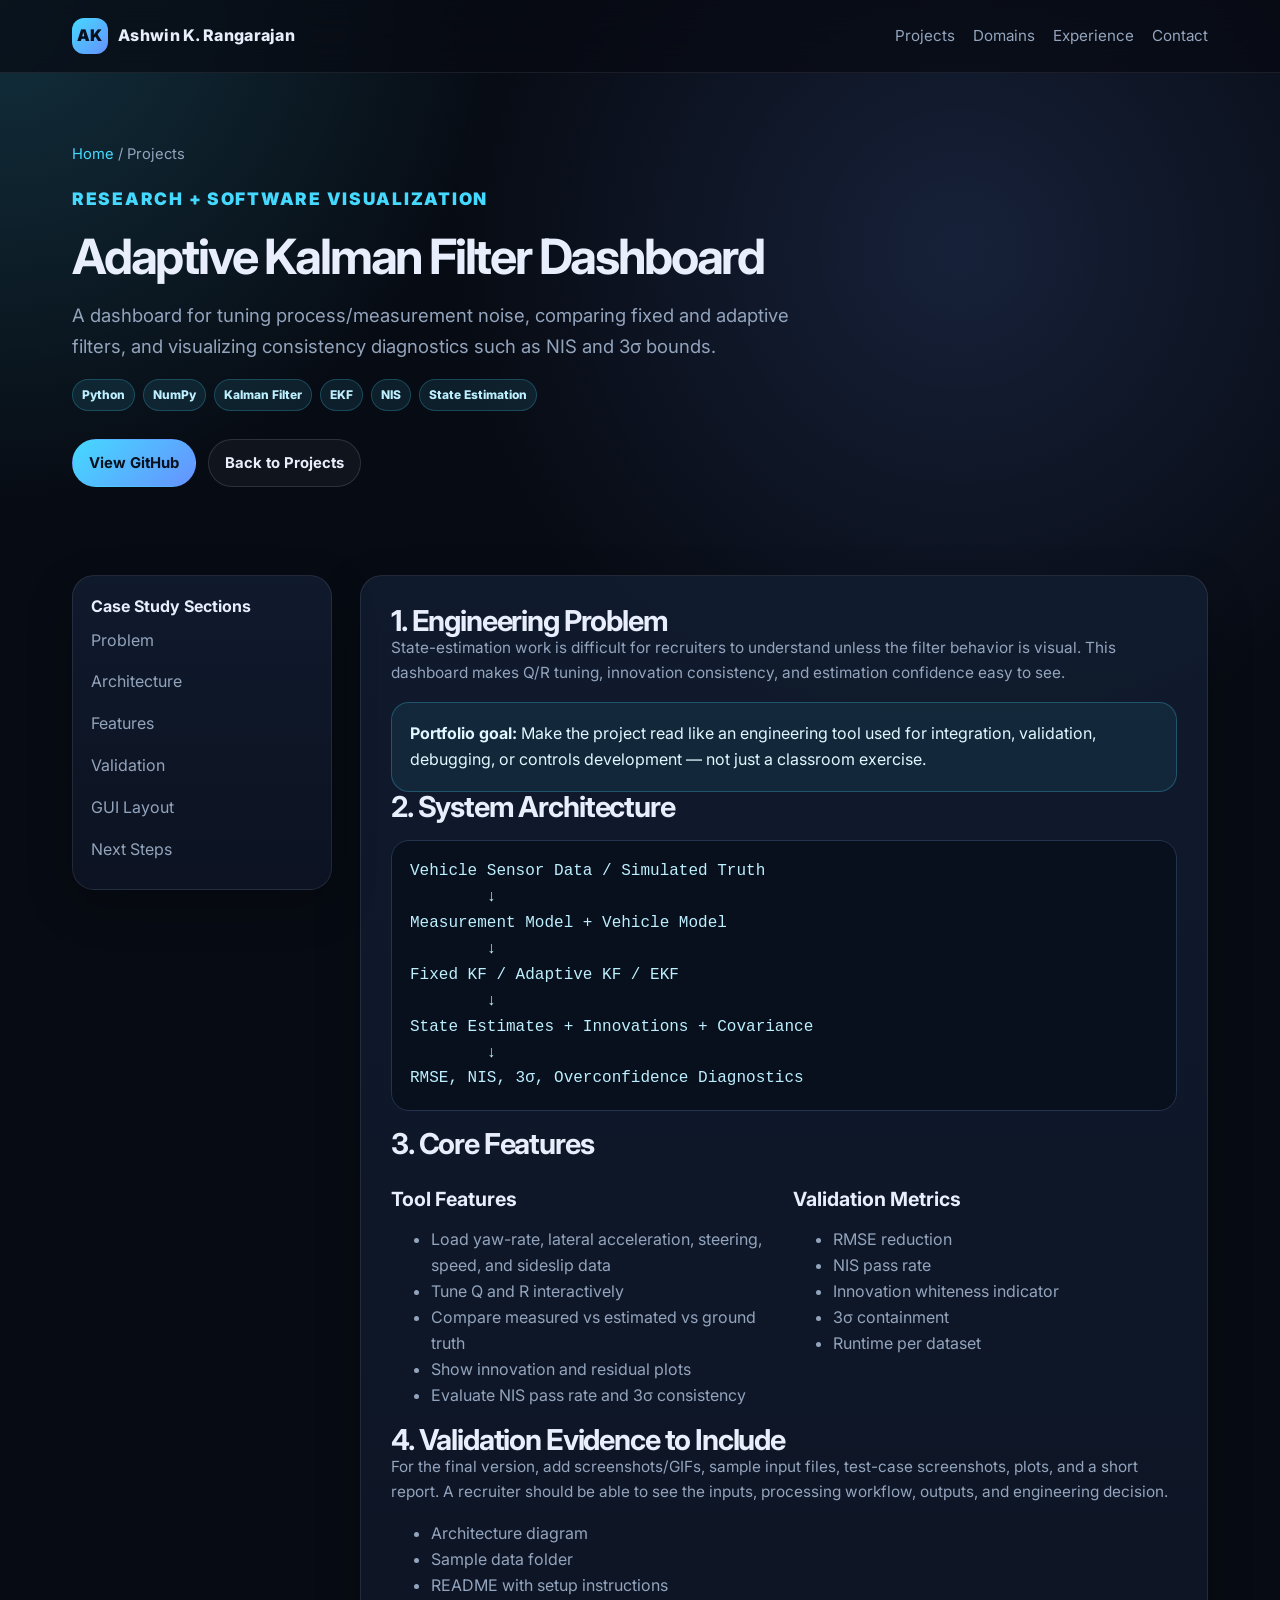
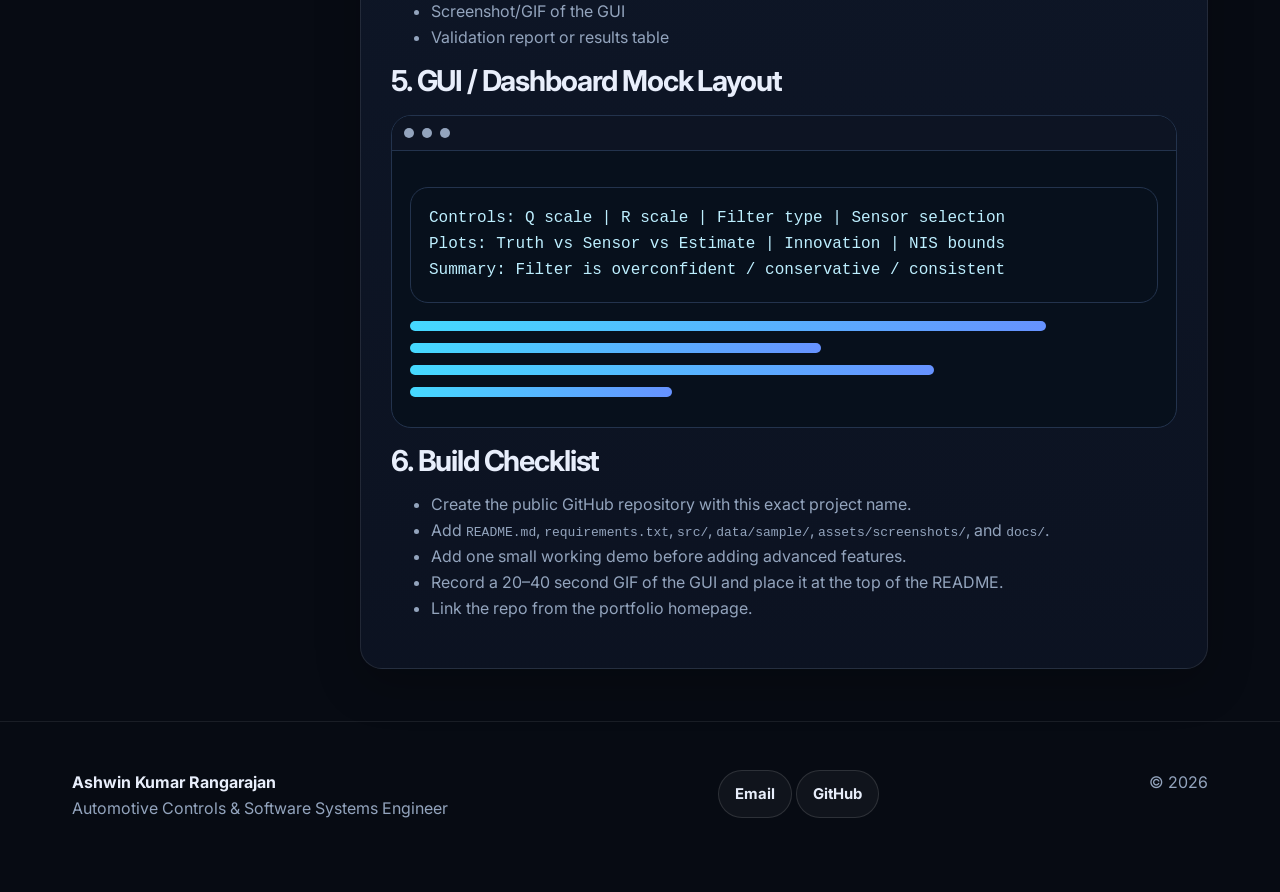
<file: projects/adaptive-kalman-filter-dashboard.html>
<!doctype html>
<html lang="en">
<head>
  <meta charset="utf-8" />
  <meta name="viewport" content="width=device-width, initial-scale=1" />
  <title>Adaptive Kalman Filter Dashboard | Ashwin Kumar Rangarajan</title>
  <link rel="preconnect" href="https://fonts.googleapis.com">
  <link rel="preconnect" href="https://fonts.gstatic.com" crossorigin>
  <link href="https://fonts.googleapis.com/css2?family=Inter:wght@400;600;700;800;900&display=swap" rel="stylesheet">
  <link rel="stylesheet" href="../assets/styles.css" />
</head>
<body>
  <header class="nav"><div class="container nav-inner"><a class="logo" href="../index.html"><span class="logo-mark">AK</span><span>Ashwin K. Rangarajan</span></a><nav class="nav-links"><a href="../index.html#projects">Projects</a><a href="../index.html#domains">Domains</a><a href="../index.html#experience">Experience</a><a href="../index.html#contact">Contact</a></nav><button class="btn small mobile-menu" data-mobile-toggle>Menu</button></div></header>
  <main>
    <section class="project-hero"><div class="container"><div class="breadcrumb"><a href="../index.html">Home</a> / Projects</div><span class="kicker">Research + Software Visualization</span><h1>Adaptive Kalman Filter Dashboard</h1><p class="lede">A dashboard for tuning process/measurement noise, comparing fixed and adaptive filters, and visualizing consistency diagnostics such as NIS and 3σ bounds.</p><div class="tags"><span class="tag">Python</span><span class="tag">NumPy</span><span class="tag">Kalman Filter</span><span class="tag">EKF</span><span class="tag">NIS</span><span class="tag">State Estimation</span></div><div class="hero-actions"><a class="btn primary" href="https://github.com/AshwinK77" target="_blank" rel="noreferrer">View GitHub</a><a class="btn" href="../index.html#projects">Back to Projects</a></div></div></section>
    <section class="section"><div class="container project-layout">
      <aside class="sidebar"><div class="card"><strong>Case Study Sections</strong><a href="#problem">Problem</a><a href="#architecture">Architecture</a><a href="#features">Features</a><a href="#validation">Validation</a><a href="#layout">GUI Layout</a><a href="#next">Next Steps</a></div></aside>
      <article class="card content-card">
        <section id="problem"><h2>1. Engineering Problem</h2><p>State-estimation work is difficult for recruiters to understand unless the filter behavior is visual. This dashboard makes Q/R tuning, innovation consistency, and estimation confidence easy to see.</p><div class="callout"><strong>Portfolio goal:</strong> Make the project read like an engineering tool used for integration, validation, debugging, or controls development — not just a classroom exercise.</div></section>
        <section id="architecture"><h2>2. System Architecture</h2><div class="diagram">Vehicle Sensor Data / Simulated Truth
        ↓
Measurement Model + Vehicle Model
        ↓
Fixed KF / Adaptive KF / EKF
        ↓
State Estimates + Innovations + Covariance
        ↓
RMSE, NIS, 3σ, Overconfidence Diagnostics</div></section>
        <section id="features"><h2>3. Core Features</h2><div class="split"><div><h3>Tool Features</h3><ul><li>Load yaw-rate, lateral acceleration, steering, speed, and sideslip data</li><li>Tune Q and R interactively</li><li>Compare measured vs estimated vs ground truth</li><li>Show innovation and residual plots</li><li>Evaluate NIS pass rate and 3σ consistency</li></ul></div><div><h3>Validation Metrics</h3><ul><li>RMSE reduction</li><li>NIS pass rate</li><li>Innovation whiteness indicator</li><li>3σ containment</li><li>Runtime per dataset</li></ul></div></div></section>
        <section id="validation"><h2>4. Validation Evidence to Include</h2><p>For the final version, add screenshots/GIFs, sample input files, test-case screenshots, plots, and a short report. A recruiter should be able to see the inputs, processing workflow, outputs, and engineering decision.</p><ul><li>Architecture diagram</li><li>Sample data folder</li><li>README with setup instructions</li><li>Screenshot/GIF of the GUI</li><li>Validation report or results table</li></ul></section>
        <section id="layout"><h2>5. GUI / Dashboard Mock Layout</h2><div class="mock-screen"><div class="mock-top"><span class="mock-dot"></span><span class="mock-dot"></span><span class="mock-dot"></span></div><div class="mock-body"><div class="diagram">Controls: Q scale | R scale | Filter type | Sensor selection
Plots: Truth vs Sensor vs Estimate | Innovation | NIS bounds
Summary: Filter is overconfident / conservative / consistent</div><div class="bar w85"></div><div class="bar w55"></div><div class="bar w70"></div><div class="bar w35"></div></div></div></section>
        <section id="next"><h2>6. Build Checklist</h2><ul><li>Create the public GitHub repository with this exact project name.</li><li>Add <code>README.md</code>, <code>requirements.txt</code>, <code>src/</code>, <code>data/sample/</code>, <code>assets/screenshots/</code>, and <code>docs/</code>.</li><li>Add one small working demo before adding advanced features.</li><li>Record a 20–40 second GIF of the GUI and place it at the top of the README.</li><li>Link the repo from the portfolio homepage.</li></ul></section>
      </article>
    </div></section>
  </main>
  <footer class="footer"><div class="container footer-grid"><div><strong>Ashwin Kumar Rangarajan</strong><br/>Automotive Controls & Software Systems Engineer</div><div><a class="btn" href="mailto:ashwintwister@gmail.com">Email</a> <a class="btn" href="https://github.com/AshwinK77" target="_blank" rel="noreferrer">GitHub</a></div><div>© <span data-year></span></div></div></footer>
  <script src="../assets/app.js"></script>
</body>
</html>
</file>
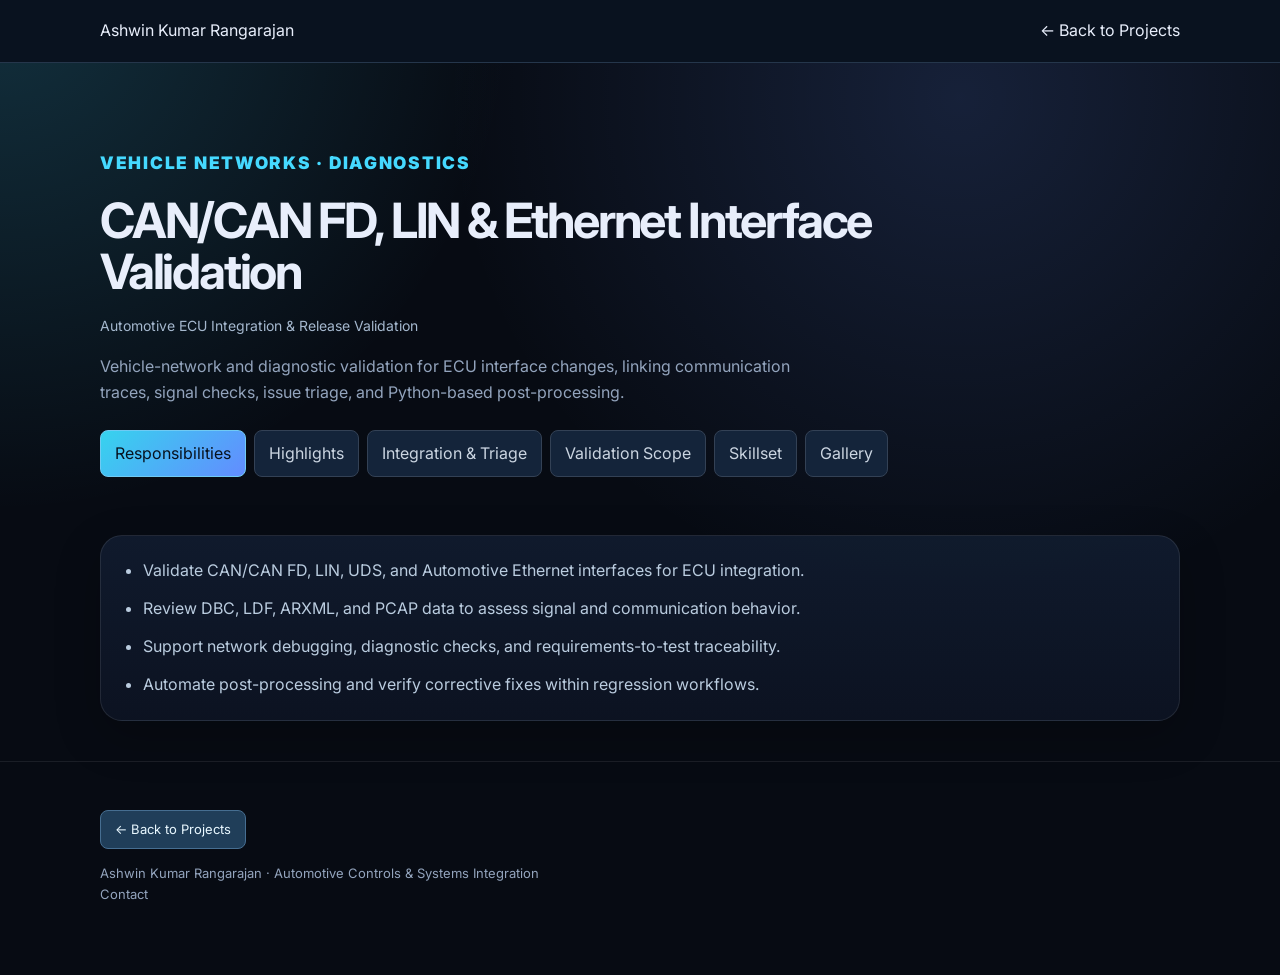
<file: projects/can-signal-viewer-gui.html>
<!doctype html><html lang="en"><head><meta charset="utf-8"><meta name="viewport" content="width=device-width,initial-scale=1"><title>CAN/CAN FD, LIN &amp; Ethernet Interface Validation | Ashwin Kumar Rangarajan</title><meta name="description" content="Vehicle-network and diagnostic validation for ECU interface changes, linking communication traces, signal checks, issue triage, and Python-based post-processing."><link rel="preconnect" href="https://fonts.googleapis.com"><link rel="preconnect" href="https://fonts.gstatic.com" crossorigin><link href="https://fonts.googleapis.com/css2?family=Inter:wght@400;600;700;800;900&display=swap" rel="stylesheet"><style>*{box-sizing:border-box}html{scroll-behavior:smooth;scroll-padding-top:90px}body{margin:0;background:#09121f;color:#e8f0fb;font:16px/1.7 Inter,system-ui,sans-serif}a{color:#84d4fa;text-decoration:none}a:hover{text-decoration:underline}a:focus-visible,button:focus-visible{outline:2px solid #84d4fa;outline-offset:4px}.wrap{width:min(1080px,calc(100% - 40px));margin:auto}.top{position:sticky;top:0;z-index:20;background:#09121f;border-bottom:1px solid #25364b;padding:18px 0}.top .wrap{display:flex;justify-content:space-between;gap:20px;flex-wrap:wrap}.hero{padding:65px 0 40px}.eyebrow{font-size:12px;letter-spacing:.1em;text-transform:uppercase;color:#77cef1;font-weight:700}h1{font-size:clamp(30px,5vw,48px);line-height:1.15;max-width:900px;margin:14px 0 20px;letter-spacing:-.03em}.org{color:#a5b8ce;font-size:14px}.lede{font-size:19px;color:#b9c9dc;max-width:820px}.nav{display:flex;gap:8px;flex-wrap:wrap;margin-top:24px}.nav a,.tag{background:#14243a;border:1px solid #2b415a;border-radius:8px;padding:7px 12px;font-size:12px;color:#cce5f8}.sections{display:grid;grid-template-columns:1fr 1fr;gap:20px;margin-bottom:40px}.panel{background:#0e1c2e;border:1px solid #243a52;border-radius:14px;padding:26px;min-width:0}.panel h2{font-size:22px;line-height:1.35;margin:0 0 16px;letter-spacing:-.015em}.panel ul{padding-left:20px;margin:0}.panel li{padding:0 0 12px;color:#baccdf}.panel li:last-child{padding-bottom:0}.full{grid-column:1/-1}.tags{display:flex;gap:8px;flex-wrap:wrap}.gallery{display:grid;grid-template-columns:repeat(3,minmax(0,1fr));gap:16px}.gallery figure{margin:0}.gallery button{display:block;padding:0;width:100%;border:1px solid #304d67;border-radius:10px;overflow:hidden;background:#13243a;cursor:zoom-in}.gallery img{display:block;width:100%;height:200px;object-fit:cover}.gallery figcaption{font-size:13px;color:#a9bfd4;padding-top:8px}.empty{color:#91a8c0;margin:0}.footer{border-top:1px solid #25364b;padding:25px 0 35px;color:#8fa5be;font-size:13px}dialog{width:min(1000px,92vw);max-height:90vh;border:1px solid #35546e;border-radius:14px;background:#0b1828;color:#fff;padding:16px}dialog::backdrop{background:rgba(0,5,12,.88)}dialog img{width:100%;max-height:75vh;object-fit:contain;display:block}dialog form{text-align:right;margin-bottom:10px}dialog button{background:#203a54;color:#fff;border:1px solid #4a6d8c;border-radius:8px;padding:8px 14px;cursor:pointer}dialog p{font-size:13px;color:#bdd1e4}@media(max-width:700px){.sections{grid-template-columns:1fr}.panel{padding:20px}.hero{padding-top:40px}.gallery{grid-template-columns:1fr 1fr}.wrap{width:calc(100% - 28px)}}@media(max-width:420px){.gallery{grid-template-columns:1fr}}.overview-heading{font-size:16px;color:#81d3f4;margin:0 0 8px}.responsibilities-overview{color:#baccdf;margin:0 0 20px;font-size:15px}.footer-back{display:inline-block;margin-bottom:14px;padding:8px 14px;background:#203e59;border:1px solid #466e91;border-radius:8px;color:#e9f8ff}
.sections{display:block}.sections>.panel{width:100%;margin:0}.sections>[hidden]{display:none!important}
.case-study-tabs{display:flex;gap:8px;flex-wrap:wrap;margin-top:24px}
.case-study-tabs button{font-family:inherit;font-size:13px;font-weight:600;line-height:1.4;padding:10px 14px;border:1px solid #2b415a;border-radius:8px;background:#14243a;color:#cce5f8;cursor:pointer}
.case-study-tabs button[aria-selected=true]{background:#235880;border-color:#70caf3;color:#fff;box-shadow:0 0 0 1px rgba(112,202,243,.15)}
.case-study-tabs button:hover{background:#244765}
.case-study-tabs button:focus-visible{outline:2px solid #84d4fa;outline-offset:3px}
.panel[role=tabpanel]:focus-visible{outline:2px solid #84d4fa;outline-offset:4px}
body{font-family:Inter,system-ui,sans-serif;font-size:16px;line-height:1.7}
</style><link rel="stylesheet" href="../assets/styles.css"><style>
/* Reuse the homepage typography and buttons; keep project layout scoped. */
.case-study-tabs button{font:inherit;cursor:pointer}
.case-study-tabs button[aria-selected="true"]{background:#235880;border-color:#70caf3;color:#fff;box-shadow:0 0 0 2px rgba(112,202,243,.22)}
.case-study-tabs button[aria-selected="true"]:hover{background:#235880}
.sections{display:block}.sections>.panel{width:100%;margin:0}
.sections>[hidden]{display:none!important}
.panel p,.panel li,.lede,.responsibilities-overview{font-size:inherit;line-height:inherit}
</style><style id="remove-repeated-tab-headings">.sections > .panel > h2{display:none!important}</style><script id="portfolio-analytics">
(function () {
  var option = new URLSearchParams(location.search).get('analytics');
  var excluded = option === 'off';
  try {
    if (option === 'off') localStorage.setItem('portfolio.analytics.disabled', '1');
    if (option === 'on') localStorage.removeItem('portfolio.analytics.disabled');
    excluded = excluded || localStorage.getItem('portfolio.analytics.disabled') === '1';
  } catch (error) { excluded = true; }
  var host = location.hostname;
  var local = location.protocol === 'file:' || host === 'localhost' || host.endsWith('.localhost') || host === '::1' || host === '[::1]' || /^127\./.test(host) || /^192\.168\./.test(host) || /^10\./.test(host) || /^172\.(1[6-9]|2[0-9]|3[01])\./.test(host);
  if (excluded || local) return;
  (function(c,l,a,r,i,t,y){
    c[a]=c[a]||function(){(c[a].q=c[a].q||[]).push(arguments)};
    t=l.createElement(r);t.async=1;t.src='https://www.clarity.ms/tag/'+i;
    y=l.getElementsByTagName(r)[0];y.parentNode.insertBefore(t,y);
  })(window, document, 'clarity', 'script', 'yt518xz650');
})();
</script>
</head><body><header class="top"><div class="wrap"><a href="../index.html">Ashwin Kumar Rangarajan</a><a href="../index.html#projects">← Back to Projects</a></div></header><main class="wrap"><div class="hero"><span class="eyebrow">Vehicle Networks · Diagnostics</span><h1>CAN/CAN FD, LIN &amp; Ethernet Interface Validation</h1><p class="org">Automotive ECU Integration &amp; Release Validation</p><p class="lede">Vehicle-network and diagnostic validation for ECU interface changes, linking communication traces, signal checks, issue triage, and Python-based post-processing.</p><div class="case-study-tabs" role="tablist" aria-label="Project sections"><button class="project-tab" type="button" role="tab" id="tab-responsibilities" aria-controls="responsibilities" aria-selected="true" tabindex="0">Responsibilities</button><button class="project-tab" type="button" role="tab" id="tab-highlights" aria-controls="highlights" aria-selected="false" tabindex="-1">Highlights</button><button class="project-tab" type="button" role="tab" id="tab-integration" aria-controls="integration" aria-selected="false" tabindex="-1">Integration & Triage</button><button class="project-tab" type="button" role="tab" id="tab-features" aria-controls="features" aria-selected="false" tabindex="-1">Validation Scope</button><button class="project-tab" type="button" role="tab" id="tab-skillset" aria-controls="skillset" aria-selected="false" tabindex="-1">Skillset</button><button class="project-tab" type="button" role="tab" id="tab-gallery" aria-controls="gallery" aria-selected="false" tabindex="-1">Gallery</button></div></div><div class="sections"><section class="panel card" id="responsibilities" role="tabpanel" aria-labelledby="tab-responsibilities" tabindex="0"><ul><li>Validate CAN/CAN FD, LIN, UDS, and Automotive Ethernet interfaces for ECU integration.</li><li>Review DBC, LDF, ARXML, and PCAP data to assess signal and communication behavior.</li><li>Support network debugging, diagnostic checks, and requirements-to-test traceability.</li><li>Automate post-processing and verify corrective fixes within regression workflows.</li></ul></section><section class="panel card" id="highlights" role="tabpanel" aria-labelledby="tab-highlights" tabindex="0" hidden><ul><li>Applied network and diagnostic validation within vehicle software release workflows.</li><li>Connected trace evidence with ECU integration triage and cross-functional root-cause investigations.</li><li>Used Python-based processing to support repeatable validation and analysis.</li></ul></section><section class="panel card" id="integration" role="tabpanel" aria-labelledby="tab-integration" tabindex="0" hidden><ul><li>Review signal definitions alongside communication traces and observed vehicle behavior.</li><li>Investigate interface changes, diagnostic behavior, and ECU integration issues.</li><li>Confirm corrective fixes and update test plans to prevent recurring failures.</li></ul></section><section class="panel card" id="features" role="tabpanel" aria-labelledby="tab-features" tabindex="0" hidden><ul><li>CAN / CAN FD signal and interface validation.</li><li>LIN and UDS diagnostic checks.</li><li>Automotive Ethernet trace analysis and ECU interface verification.</li></ul></section><section class="panel full card" id="skillset" role="tabpanel" aria-labelledby="tab-skillset" tabindex="0" hidden><div class="tags"><span class="tag">CAN / CAN FD</span><span class="tag">LIN</span><span class="tag">UDS / XCP</span><span class="tag">Automotive Ethernet</span><span class="tag">DBC / LDF / ARXML / PCAP</span><span class="tag">Vector CANalyzer / CANape</span><span class="tag">CANdb++</span><span class="tag">Python</span><span class="tag">ECU integration</span></div></section><section class="panel full card" id="gallery" role="tabpanel" aria-labelledby="tab-gallery" tabindex="0" hidden><h3 class="overview-heading">Project Overview</h3><p class="responsibilities-overview">Vehicle-network and diagnostic validation for ECU interface changes, linking communication traces, signal checks, issue triage, and Python-based post-processing.</p><div class="gallery" id="project-gallery"></div><div class="gallery" style="margin-top:20px"></div><p class="empty" id="gallery-empty">Project photos coming soon.</p></section></div></main><footer class="footer"><div class="wrap"><a class="footer-back" href="../index.html#projects">← Back to Projects</a><br>Ashwin Kumar Rangarajan · Automotive Controls & Systems Integration<br><a href="../index.html#contact">Contact</a></div></footer><dialog id="gallery-viewer" aria-label="Project photo viewer"><form method="dialog"><button>Close ×</button></form><img id="gallery-large" alt=""><p id="gallery-caption"></p></dialog><script>
// Add the project-specific gallery images here. Paths are relative to this page.
// Example: {url:'../assets/photos/bench.jpg',caption:'HIL bench',alt:'HIL test bench'}
const galleryImages = [];
const gallery=document.getElementById('project-gallery');
const viewer=document.getElementById('gallery-viewer');
galleryImages.forEach(photo=>{
 const figure=document.createElement('figure'),button=document.createElement('button'),img=document.createElement('img'),caption=document.createElement('figcaption');
 button.type='button';button.setAttribute('aria-label','View '+(photo.caption||'project photo'));button.setAttribute('aria-haspopup','dialog');
 img.src=photo.url;img.alt=photo.alt||photo.caption||'Project photo';img.loading='lazy';caption.textContent=photo.caption||'';
 button.appendChild(img);figure.append(button,caption);gallery.appendChild(figure);
 button.addEventListener('click',()=>{document.getElementById('gallery-large').src=photo.url;document.getElementById('gallery-large').alt=img.alt;document.getElementById('gallery-caption').textContent=caption.textContent;viewer.showModal();});
});
document.getElementById('gallery-empty').hidden=galleryImages.length>0 || document.querySelector('#gallery iframe') !== null;
viewer.addEventListener('click',event=>{if(event.target===viewer)viewer.close();});
</script><script>
(()=>{
 const tabs=Array.from(document.querySelectorAll('.case-study-tabs [role="tab"]'));
 function select(tab,updateHash=false,focus=false){
  tabs.forEach(button=>{
   const active=button===tab;
   // TAB COLOR FIX: selected blue, other tabs dark.
   button.style.setProperty('background',active?'linear-gradient(135deg,#36d3ee,#638cff)':'#14243a','important');
   button.style.setProperty('color',active?'#07121f':'#cbd5e1','important');
   button.style.setProperty('border',active?'1px solid #70caf3':'1px solid #334155','important');
   button.style.setProperty('box-shadow','none','important');

   button.setAttribute('aria-selected',String(active));button.tabIndex=active?0:-1;
   document.getElementById(button.getAttribute('aria-controls')).hidden=!active;
  });
  if(updateHash)history.replaceState(null,'','#'+tab.getAttribute('aria-controls'));
  if(focus)tab.focus();
 }
 function fromHash(){const key=location.hash.slice(1);select(tabs.find(tab=>tab.getAttribute('aria-controls')===key)||tabs[0]);}
 tabs.forEach((tab,i)=>{
  tab.addEventListener('click',()=>select(tab,true));
  tab.addEventListener('keydown',event=>{
   let target;
   if(event.key==='ArrowRight')target=(i+1)%tabs.length;
   else if(event.key==='ArrowLeft')target=(i-1+tabs.length)%tabs.length;
   else if(event.key==='Home')target=0;
   else if(event.key==='End')target=tabs.length-1;
   else return;
   event.preventDefault();select(tabs[target],true,true);
  });
 });
 window.addEventListener('hashchange',fromHash);fromHash();
})();
</script></body></html>
</file>
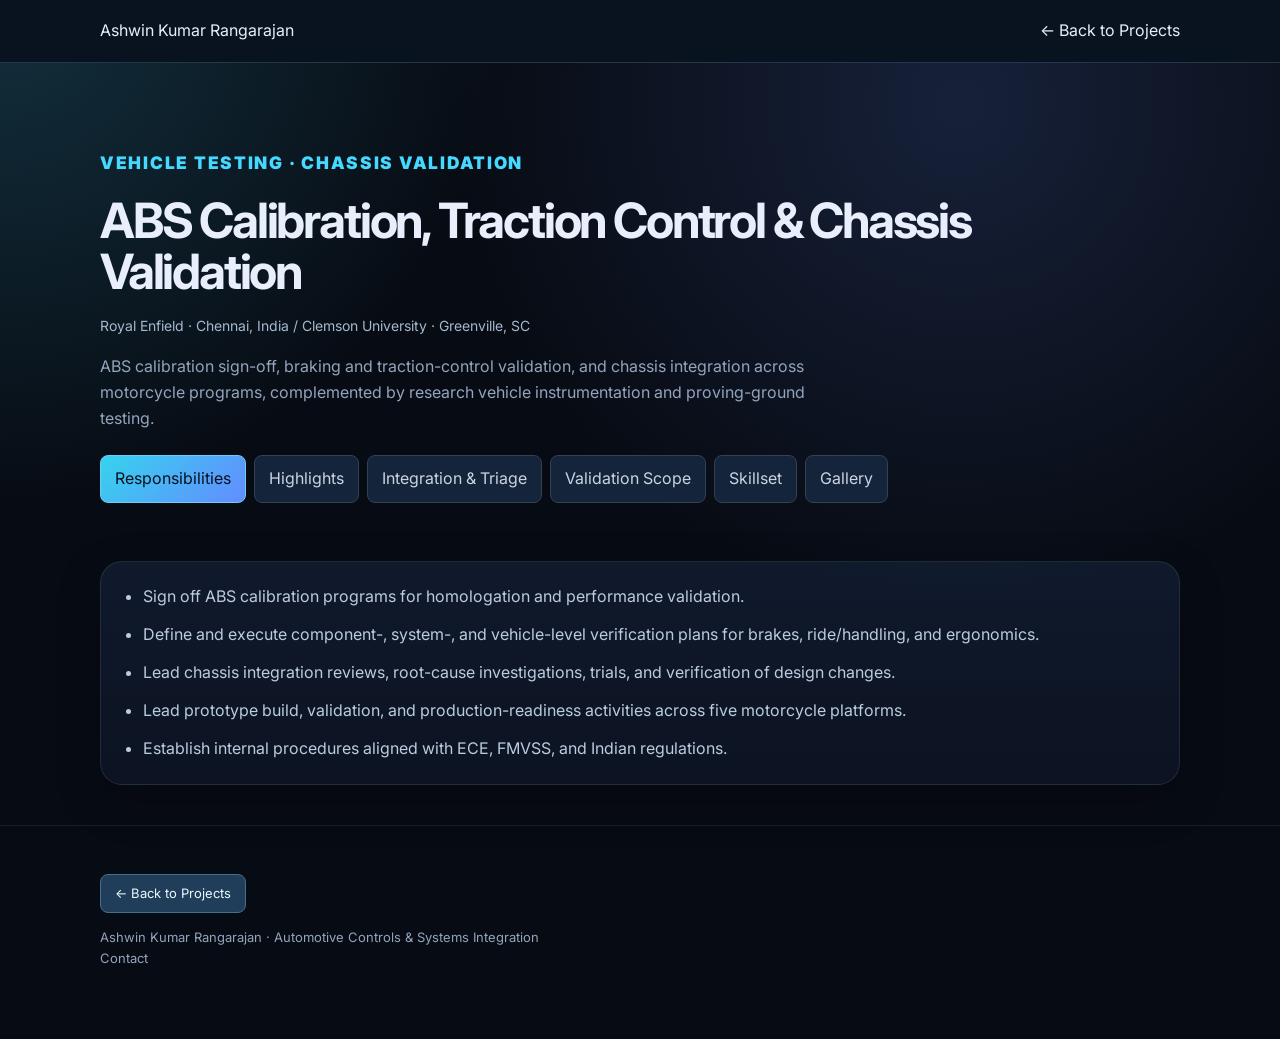
<file: projects/chassis-testing-validation.html>
<!doctype html><html lang="en"><head><meta charset="utf-8"><meta name="viewport" content="width=device-width,initial-scale=1"><title>ABS Calibration, Traction Control &amp; Chassis Validation | Ashwin Kumar Rangarajan</title><meta name="description" content="ABS calibration sign-off, braking and traction-control validation, and chassis integration across motorcycle programs, complemented by research vehicle instrumentation and proving-ground testing."><link rel="preconnect" href="https://fonts.googleapis.com"><link rel="preconnect" href="https://fonts.gstatic.com" crossorigin><link href="https://fonts.googleapis.com/css2?family=Inter:wght@400;600;700;800;900&display=swap" rel="stylesheet"><style>*{box-sizing:border-box}html{scroll-behavior:smooth;scroll-padding-top:90px}body{margin:0;background:#09121f;color:#e8f0fb;font:16px/1.7 Inter,system-ui,sans-serif}a{color:#84d4fa;text-decoration:none}a:hover{text-decoration:underline}a:focus-visible,button:focus-visible{outline:2px solid #84d4fa;outline-offset:4px}.wrap{width:min(1080px,calc(100% - 40px));margin:auto}.top{position:sticky;top:0;z-index:20;background:#09121f;border-bottom:1px solid #25364b;padding:18px 0}.top .wrap{display:flex;justify-content:space-between;gap:20px;flex-wrap:wrap}.hero{padding:65px 0 40px}.eyebrow{font-size:12px;letter-spacing:.1em;text-transform:uppercase;color:#77cef1;font-weight:700}h1{font-size:clamp(30px,5vw,48px);line-height:1.15;max-width:900px;margin:14px 0 20px;letter-spacing:-.03em}.org{color:#a5b8ce;font-size:14px}.lede{font-size:19px;color:#b9c9dc;max-width:820px}.nav{display:flex;gap:8px;flex-wrap:wrap;margin-top:24px}.nav a,.tag{background:#14243a;border:1px solid #2b415a;border-radius:8px;padding:7px 12px;font-size:12px;color:#cce5f8}.sections{display:grid;grid-template-columns:1fr 1fr;gap:20px;margin-bottom:40px}.panel{background:#0e1c2e;border:1px solid #243a52;border-radius:14px;padding:26px;min-width:0}.panel h2{font-size:22px;line-height:1.35;margin:0 0 16px;letter-spacing:-.015em}.panel ul{padding-left:20px;margin:0}.panel li{padding:0 0 12px;color:#baccdf}.panel li:last-child{padding-bottom:0}.full{grid-column:1/-1}.tags{display:flex;gap:8px;flex-wrap:wrap}.gallery{display:grid;grid-template-columns:repeat(3,minmax(0,1fr));gap:16px}.gallery figure{margin:0}.gallery button{display:block;padding:0;width:100%;border:1px solid #304d67;border-radius:10px;overflow:hidden;background:#13243a;cursor:zoom-in}.gallery img{display:block;width:100%;height:200px;object-fit:cover}.gallery figcaption{font-size:13px;color:#a9bfd4;padding-top:8px}.empty{color:#91a8c0;margin:0}.footer{border-top:1px solid #25364b;padding:25px 0 35px;color:#8fa5be;font-size:13px}dialog{width:min(1000px,92vw);max-height:90vh;border:1px solid #35546e;border-radius:14px;background:#0b1828;color:#fff;padding:16px}dialog::backdrop{background:rgba(0,5,12,.88)}dialog img{width:100%;max-height:75vh;object-fit:contain;display:block}dialog form{text-align:right;margin-bottom:10px}dialog button{background:#203a54;color:#fff;border:1px solid #4a6d8c;border-radius:8px;padding:8px 14px;cursor:pointer}dialog p{font-size:13px;color:#bdd1e4}@media(max-width:700px){.sections{grid-template-columns:1fr}.panel{padding:20px}.hero{padding-top:40px}.gallery{grid-template-columns:1fr 1fr}.wrap{width:calc(100% - 28px)}}@media(max-width:420px){.gallery{grid-template-columns:1fr}}.overview-heading{font-size:16px;color:#81d3f4;margin:0 0 8px}.responsibilities-overview{color:#baccdf;margin:0 0 20px;font-size:15px}.footer-back{display:inline-block;margin-bottom:14px;padding:8px 14px;background:#203e59;border:1px solid #466e91;border-radius:8px;color:#e9f8ff}
.sections{display:block}.sections>.panel{width:100%;margin:0}.sections>[hidden]{display:none!important}
.case-study-tabs{display:flex;gap:8px;flex-wrap:wrap;margin-top:24px}
.case-study-tabs button{font-family:inherit;font-size:13px;font-weight:600;line-height:1.4;padding:10px 14px;border:1px solid #2b415a;border-radius:8px;background:#14243a;color:#cce5f8;cursor:pointer}
.case-study-tabs button[aria-selected=true]{background:#235880;border-color:#70caf3;color:#fff;box-shadow:0 0 0 1px rgba(112,202,243,.15)}
.case-study-tabs button:hover{background:#244765}
.case-study-tabs button:focus-visible{outline:2px solid #84d4fa;outline-offset:3px}
.panel[role=tabpanel]:focus-visible{outline:2px solid #84d4fa;outline-offset:4px}
body{font-family:Inter,system-ui,sans-serif;font-size:16px;line-height:1.7}
</style><link rel="stylesheet" href="../assets/styles.css"><style>
/* Reuse the homepage typography and buttons; keep project layout scoped. */
.case-study-tabs button{font:inherit;cursor:pointer}
.case-study-tabs button[aria-selected="true"]{background:#235880;border-color:#70caf3;color:#fff;box-shadow:0 0 0 2px rgba(112,202,243,.22)}
.case-study-tabs button[aria-selected="true"]:hover{background:#235880}
.sections{display:block}.sections>.panel{width:100%;margin:0}
.sections>[hidden]{display:none!important}
.panel p,.panel li,.lede,.responsibilities-overview{font-size:inherit;line-height:inherit}
</style><style id="remove-repeated-tab-headings">.sections > .panel > h2{display:none!important}</style><script id="portfolio-analytics">
(function () {
  var option = new URLSearchParams(location.search).get('analytics');
  var excluded = option === 'off';
  try {
    if (option === 'off') localStorage.setItem('portfolio.analytics.disabled', '1');
    if (option === 'on') localStorage.removeItem('portfolio.analytics.disabled');
    excluded = excluded || localStorage.getItem('portfolio.analytics.disabled') === '1';
  } catch (error) { excluded = true; }
  var host = location.hostname;
  var local = location.protocol === 'file:' || host === 'localhost' || host.endsWith('.localhost') || host === '::1' || host === '[::1]' || /^127\./.test(host) || /^192\.168\./.test(host) || /^10\./.test(host) || /^172\.(1[6-9]|2[0-9]|3[01])\./.test(host);
  if (excluded || local) return;
  (function(c,l,a,r,i,t,y){
    c[a]=c[a]||function(){(c[a].q=c[a].q||[]).push(arguments)};
    t=l.createElement(r);t.async=1;t.src='https://www.clarity.ms/tag/'+i;
    y=l.getElementsByTagName(r)[0];y.parentNode.insertBefore(t,y);
  })(window, document, 'clarity', 'script', 'yt518xz650');
})();
</script>
</head><body><header class="top"><div class="wrap"><a href="../index.html">Ashwin Kumar Rangarajan</a><a href="../index.html#projects">← Back to Projects</a></div></header><main class="wrap"><div class="hero"><span class="eyebrow">Vehicle Testing · Chassis Validation</span><h1>ABS Calibration, Traction Control &amp; Chassis Validation</h1><p class="org">Royal Enfield · Chennai, India / Clemson University · Greenville, SC</p><p class="lede">ABS calibration sign-off, braking and traction-control validation, and chassis integration across motorcycle programs, complemented by research vehicle instrumentation and proving-ground testing.</p><div class="case-study-tabs" role="tablist" aria-label="Project sections"><button class="project-tab" type="button" role="tab" id="tab-responsibilities" aria-controls="responsibilities" aria-selected="true" tabindex="0">Responsibilities</button><button class="project-tab" type="button" role="tab" id="tab-highlights" aria-controls="highlights" aria-selected="false" tabindex="-1">Highlights</button><button class="project-tab" type="button" role="tab" id="tab-integration" aria-controls="integration" aria-selected="false" tabindex="-1">Integration & Triage</button><button class="project-tab" type="button" role="tab" id="tab-features" aria-controls="features" aria-selected="false" tabindex="-1">Validation Scope</button><button class="project-tab" type="button" role="tab" id="tab-skillset" aria-controls="skillset" aria-selected="false" tabindex="-1">Skillset</button><button class="project-tab" type="button" role="tab" id="tab-gallery" aria-controls="gallery" aria-selected="false" tabindex="-1">Gallery</button></div></div><div class="sections"><section class="panel card" id="responsibilities" role="tabpanel" aria-labelledby="tab-responsibilities" tabindex="0"><ul><li>Sign off ABS calibration programs for homologation and performance validation.</li><li>Define and execute component-, system-, and vehicle-level verification plans for brakes, ride/handling, and ergonomics.</li><li>Lead chassis integration reviews, root-cause investigations, trials, and verification of design changes.</li><li>Lead prototype build, validation, and production-readiness activities across five motorcycle platforms.</li><li>Establish internal procedures aligned with ECE, FMVSS, and Indian regulations.</li></ul></section><section class="panel card" id="highlights" role="tabpanel" aria-labelledby="tab-highlights" tabindex="0" hidden><ul><li>Led a team of seven engineers across five motorcycle platforms from prototype development toward production readiness.</li><li>Won the Trailblazer Award twice for ABS development and overall project maturity.</li><li>Represented Testing &amp; Validation at the Hunter 350 global launch in Bangkok.</li><li>Documented dry/wet braking ABS validation and traction-control validation in test galleries.</li></ul></section><section class="panel card" id="integration" role="tabpanel" aria-labelledby="tab-integration" tabindex="0" hidden><ul><li>Use measured vehicle responses and calibration data to investigate braking and chassis behavior.</li><li>Combine CAN and sensor evidence with benchmarking to isolate issues and verify design changes.</li><li>Maintain repeatable test plans and cross-functional follow-up throughout the validation cycle.</li></ul></section><section class="panel card" id="features" role="tabpanel" aria-labelledby="tab-features" tabindex="0" hidden><ul><li>ABS calibration, homologation sign-off, and braking-performance validation.</li><li>Dry- and wet-braking ABS validation.</li><li>Traction-control validation, supported by the original test-video gallery.</li><li>Ride/handling, ergonomics, prototype integration, and production-readiness verification.</li></ul></section><section class="panel full card" id="skillset" role="tabpanel" aria-labelledby="tab-skillset" tabindex="0" hidden><div class="tags"><span class="tag">ABS calibration</span><span class="tag">Vehicle dynamics testing</span><span class="tag">Validation planning</span><span class="tag">CAN / IMU data</span><span class="tag">Vehicle instrumentation</span><span class="tag">Benchmarking</span><span class="tag">Root-cause analysis</span><span class="tag">Regulatory compliance</span><span class="tag">VBOX</span><span class="tag">2D Racelogic</span><span class="tag">MATLAB</span><span class="tag">DVP&amp;R</span><span class="tag">Cross-functional leadership</span><span class="tag">DV / PV planning</span></div></section><section class="panel full card" id="gallery" role="tabpanel" aria-labelledby="tab-gallery" tabindex="0" hidden><h3 class="overview-heading">Project Overview</h3><p class="responsibilities-overview">ABS calibration sign-off, braking and traction-control validation, and chassis integration across motorcycle programs, complemented by research vehicle instrumentation and proving-ground testing.</p><div class="gallery" id="project-gallery"></div><div class="gallery" style="margin-top:20px"><figure><iframe src="https://drive.google.com/file/d/1KH5jCWXI9UCcOSYLKZ80K6K-gum_OelA/preview" title="Dry Braking — ABS Validation" loading="lazy" allow="fullscreen" allowfullscreen style="width:100%;aspect-ratio:16/9;border:0;border-radius:10px"></iframe><figcaption>Dry Braking — ABS Validation</figcaption></figure><figure><iframe src="https://drive.google.com/file/d/13sj6bf8rY9Q-UJQXVfG63Gp3vKMa-3Wc/preview" title="Wet Braking — ABS Validation" loading="lazy" allow="fullscreen" allowfullscreen style="width:100%;aspect-ratio:16/9;border:0;border-radius:10px"></iframe><figcaption>Wet Braking — ABS Validation</figcaption></figure><figure><iframe src="https://drive.google.com/file/d/1uiMbfIjwyHAXRCh6ggZw-dypd2aiVJg4/preview" title="Traction Control Validation" loading="lazy" allow="fullscreen" allowfullscreen style="width:100%;aspect-ratio:16/9;border:0;border-radius:10px"></iframe><figcaption>Traction Control Validation</figcaption></figure></div><p class="empty" id="gallery-empty">Project photos coming soon.</p></section></div></main><footer class="footer"><div class="wrap"><a class="footer-back" href="../index.html#projects">← Back to Projects</a><br>Ashwin Kumar Rangarajan · Automotive Controls & Systems Integration<br><a href="../index.html#contact">Contact</a></div></footer><dialog id="gallery-viewer" aria-label="Project photo viewer"><form method="dialog"><button>Close ×</button></form><img id="gallery-large" alt=""><p id="gallery-caption"></p></dialog><script>
// Add the project-specific gallery images here. Paths are relative to this page.
// Example: {url:'../assets/photos/bench.jpg',caption:'HIL bench',alt:'HIL test bench'}
const galleryImages = [{"url": "../images/RE Docs/Thailand_Pic.jpg", "caption": "Hunter 350 Launch Recce \u2014 Bangkok", "alt": "Hunter 350 Launch Recce \u2014 Bangkok"}, {"url": "../images/RE Docs/Off Road Training.JPG", "caption": "Off-Road Training \u2014 Kolar", "alt": "Off-Road Training \u2014 Kolar"}, {"url": "../images/RE Docs/Hunter_Launch.jpg", "caption": "Hunter 350 Global Launch", "alt": "Hunter 350 Global Launch"}, {"url": "../images/RE Docs/Track_Pic.jpg", "caption": "ABS Validation \u2014 Proving Grounds", "alt": "ABS Validation \u2014 Proving Grounds"}];
const gallery=document.getElementById('project-gallery');
const viewer=document.getElementById('gallery-viewer');
galleryImages.forEach(photo=>{
 const figure=document.createElement('figure'),button=document.createElement('button'),img=document.createElement('img'),caption=document.createElement('figcaption');
 button.type='button';button.setAttribute('aria-label','View '+(photo.caption||'project photo'));button.setAttribute('aria-haspopup','dialog');
 img.src=photo.url;img.alt=photo.alt||photo.caption||'Project photo';img.loading='lazy';caption.textContent=photo.caption||'';
 button.appendChild(img);figure.append(button,caption);gallery.appendChild(figure);
 button.addEventListener('click',()=>{document.getElementById('gallery-large').src=photo.url;document.getElementById('gallery-large').alt=img.alt;document.getElementById('gallery-caption').textContent=caption.textContent;viewer.showModal();});
});
document.getElementById('gallery-empty').hidden=galleryImages.length>0 || document.querySelector('#gallery iframe') !== null;
viewer.addEventListener('click',event=>{if(event.target===viewer)viewer.close();});
</script><script>
(()=>{
 const tabs=Array.from(document.querySelectorAll('.case-study-tabs [role="tab"]'));
 function select(tab,updateHash=false,focus=false){
  tabs.forEach(button=>{
   const active=button===tab;
   // TAB COLOR FIX: selected blue, other tabs dark.
   button.style.setProperty('background',active?'linear-gradient(135deg,#36d3ee,#638cff)':'#14243a','important');
   button.style.setProperty('color',active?'#07121f':'#cbd5e1','important');
   button.style.setProperty('border',active?'1px solid #70caf3':'1px solid #334155','important');
   button.style.setProperty('box-shadow','none','important');

   button.setAttribute('aria-selected',String(active));button.tabIndex=active?0:-1;
   document.getElementById(button.getAttribute('aria-controls')).hidden=!active;
  });
  if(updateHash)history.replaceState(null,'','#'+tab.getAttribute('aria-controls'));
  if(focus)tab.focus();
 }
 function fromHash(){const key=location.hash.slice(1);select(tabs.find(tab=>tab.getAttribute('aria-controls')===key)||tabs[0]);}
 tabs.forEach((tab,i)=>{
  tab.addEventListener('click',()=>select(tab,true));
  tab.addEventListener('keydown',event=>{
   let target;
   if(event.key==='ArrowRight')target=(i+1)%tabs.length;
   else if(event.key==='ArrowLeft')target=(i-1+tabs.length)%tabs.length;
   else if(event.key==='Home')target=0;
   else if(event.key==='End')target=tabs.length-1;
   else return;
   event.preventDefault();select(tabs[target],true,true);
  });
 });
 window.addEventListener('hashchange',fromHash);fromHash();
})();
</script></body></html>
</file>
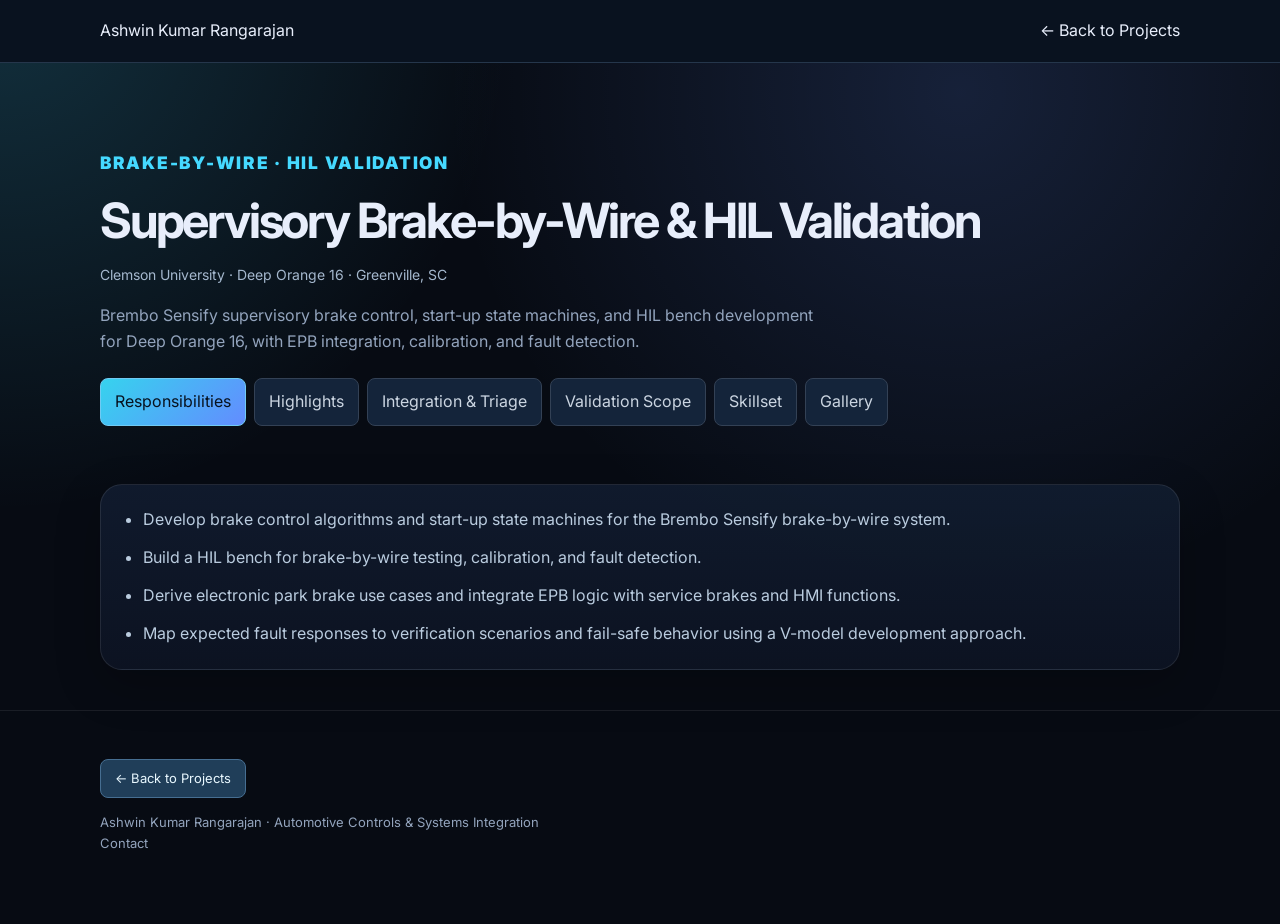
<file: projects/hil-test-automation-suite.html>
<!doctype html><html lang="en"><head><meta charset="utf-8"><meta name="viewport" content="width=device-width,initial-scale=1"><title>Supervisory Brake-by-Wire &amp; HIL Validation | Ashwin Kumar Rangarajan</title><meta name="description" content="Brembo Sensify supervisory brake control, start-up state machines, and HIL bench development for Deep Orange 16, with EPB integration, calibration, and fault detection."><link rel="preconnect" href="https://fonts.googleapis.com"><link rel="preconnect" href="https://fonts.gstatic.com" crossorigin><link href="https://fonts.googleapis.com/css2?family=Inter:wght@400;600;700;800;900&display=swap" rel="stylesheet"><style>*{box-sizing:border-box}html{scroll-behavior:smooth;scroll-padding-top:90px}body{margin:0;background:#09121f;color:#e8f0fb;font:16px/1.7 Inter,system-ui,sans-serif}a{color:#84d4fa;text-decoration:none}a:hover{text-decoration:underline}a:focus-visible,button:focus-visible{outline:2px solid #84d4fa;outline-offset:4px}.wrap{width:min(1080px,calc(100% - 40px));margin:auto}.top{position:sticky;top:0;z-index:20;background:#09121f;border-bottom:1px solid #25364b;padding:18px 0}.top .wrap{display:flex;justify-content:space-between;gap:20px;flex-wrap:wrap}.hero{padding:65px 0 40px}.eyebrow{font-size:12px;letter-spacing:.1em;text-transform:uppercase;color:#77cef1;font-weight:700}h1{font-size:clamp(30px,5vw,48px);line-height:1.15;max-width:900px;margin:14px 0 20px;letter-spacing:-.03em}.org{color:#a5b8ce;font-size:14px}.lede{font-size:19px;color:#b9c9dc;max-width:820px}.nav{display:flex;gap:8px;flex-wrap:wrap;margin-top:24px}.nav a,.tag{background:#14243a;border:1px solid #2b415a;border-radius:8px;padding:7px 12px;font-size:12px;color:#cce5f8}.sections{display:grid;grid-template-columns:1fr 1fr;gap:20px;margin-bottom:40px}.panel{background:#0e1c2e;border:1px solid #243a52;border-radius:14px;padding:26px;min-width:0}.panel h2{font-size:22px;line-height:1.35;margin:0 0 16px;letter-spacing:-.015em}.panel ul{padding-left:20px;margin:0}.panel li{padding:0 0 12px;color:#baccdf}.panel li:last-child{padding-bottom:0}.full{grid-column:1/-1}.tags{display:flex;gap:8px;flex-wrap:wrap}.gallery{display:grid;grid-template-columns:repeat(3,minmax(0,1fr));gap:16px}.gallery figure{margin:0}.gallery button{display:block;padding:0;width:100%;border:1px solid #304d67;border-radius:10px;overflow:hidden;background:#13243a;cursor:zoom-in}.gallery img{display:block;width:100%;height:200px;object-fit:cover}.gallery figcaption{font-size:13px;color:#a9bfd4;padding-top:8px}.empty{color:#91a8c0;margin:0}.footer{border-top:1px solid #25364b;padding:25px 0 35px;color:#8fa5be;font-size:13px}dialog{width:min(1000px,92vw);max-height:90vh;border:1px solid #35546e;border-radius:14px;background:#0b1828;color:#fff;padding:16px}dialog::backdrop{background:rgba(0,5,12,.88)}dialog img{width:100%;max-height:75vh;object-fit:contain;display:block}dialog form{text-align:right;margin-bottom:10px}dialog button{background:#203a54;color:#fff;border:1px solid #4a6d8c;border-radius:8px;padding:8px 14px;cursor:pointer}dialog p{font-size:13px;color:#bdd1e4}@media(max-width:700px){.sections{grid-template-columns:1fr}.panel{padding:20px}.hero{padding-top:40px}.gallery{grid-template-columns:1fr 1fr}.wrap{width:calc(100% - 28px)}}@media(max-width:420px){.gallery{grid-template-columns:1fr}}.overview-heading{font-size:16px;color:#81d3f4;margin:0 0 8px}.responsibilities-overview{color:#baccdf;margin:0 0 20px;font-size:15px}.footer-back{display:inline-block;margin-bottom:14px;padding:8px 14px;background:#203e59;border:1px solid #466e91;border-radius:8px;color:#e9f8ff}
.sections{display:block}.sections>.panel{width:100%;margin:0}.sections>[hidden]{display:none!important}
.case-study-tabs{display:flex;gap:8px;flex-wrap:wrap;margin-top:24px}
.case-study-tabs button{font-family:inherit;font-size:13px;font-weight:600;line-height:1.4;padding:10px 14px;border:1px solid #2b415a;border-radius:8px;background:#14243a;color:#cce5f8;cursor:pointer}
.case-study-tabs button[aria-selected=true]{background:#235880;border-color:#70caf3;color:#fff;box-shadow:0 0 0 1px rgba(112,202,243,.15)}
.case-study-tabs button:hover{background:#244765}
.case-study-tabs button:focus-visible{outline:2px solid #84d4fa;outline-offset:3px}
.panel[role=tabpanel]:focus-visible{outline:2px solid #84d4fa;outline-offset:4px}
body{font-family:Inter,system-ui,sans-serif;font-size:16px;line-height:1.7}
</style><link rel="stylesheet" href="../assets/styles.css"><style>
/* Reuse the homepage typography and buttons; keep project layout scoped. */
.case-study-tabs button{font:inherit;cursor:pointer}
.case-study-tabs button[aria-selected="true"]{background:#235880;border-color:#70caf3;color:#fff;box-shadow:0 0 0 2px rgba(112,202,243,.22)}
.case-study-tabs button[aria-selected="true"]:hover{background:#235880}
.sections{display:block}.sections>.panel{width:100%;margin:0}
.sections>[hidden]{display:none!important}
.panel p,.panel li,.lede,.responsibilities-overview{font-size:inherit;line-height:inherit}
</style><style id="remove-repeated-tab-headings">.sections > .panel > h2{display:none!important}</style><script id="portfolio-analytics">
(function () {
  var option = new URLSearchParams(location.search).get('analytics');
  var excluded = option === 'off';
  try {
    if (option === 'off') localStorage.setItem('portfolio.analytics.disabled', '1');
    if (option === 'on') localStorage.removeItem('portfolio.analytics.disabled');
    excluded = excluded || localStorage.getItem('portfolio.analytics.disabled') === '1';
  } catch (error) { excluded = true; }
  var host = location.hostname;
  var local = location.protocol === 'file:' || host === 'localhost' || host.endsWith('.localhost') || host === '::1' || host === '[::1]' || /^127\./.test(host) || /^192\.168\./.test(host) || /^10\./.test(host) || /^172\.(1[6-9]|2[0-9]|3[01])\./.test(host);
  if (excluded || local) return;
  (function(c,l,a,r,i,t,y){
    c[a]=c[a]||function(){(c[a].q=c[a].q||[]).push(arguments)};
    t=l.createElement(r);t.async=1;t.src='https://www.clarity.ms/tag/'+i;
    y=l.getElementsByTagName(r)[0];y.parentNode.insertBefore(t,y);
  })(window, document, 'clarity', 'script', 'yt518xz650');
})();
</script>
</head><body><header class="top"><div class="wrap"><a href="../index.html">Ashwin Kumar Rangarajan</a><a href="../index.html#projects">← Back to Projects</a></div></header><main class="wrap"><div class="hero"><span class="eyebrow">Brake-by-Wire · HIL Validation</span><h1>Supervisory Brake-by-Wire &amp; HIL Validation</h1><p class="org">Clemson University · Deep Orange 16 · Greenville, SC</p><p class="lede">Brembo Sensify supervisory brake control, start-up state machines, and HIL bench development for Deep Orange 16, with EPB integration, calibration, and fault detection.</p><div class="case-study-tabs" role="tablist" aria-label="Project sections"><button class="project-tab" type="button" role="tab" id="tab-responsibilities" aria-controls="responsibilities" aria-selected="true" tabindex="0">Responsibilities</button><button class="project-tab" type="button" role="tab" id="tab-highlights" aria-controls="highlights" aria-selected="false" tabindex="-1">Highlights</button><button class="project-tab" type="button" role="tab" id="tab-integration" aria-controls="integration" aria-selected="false" tabindex="-1">Integration & Triage</button><button class="project-tab" type="button" role="tab" id="tab-features" aria-controls="features" aria-selected="false" tabindex="-1">Validation Scope</button><button class="project-tab" type="button" role="tab" id="tab-skillset" aria-controls="skillset" aria-selected="false" tabindex="-1">Skillset</button><button class="project-tab" type="button" role="tab" id="tab-gallery" aria-controls="gallery" aria-selected="false" tabindex="-1">Gallery</button></div></div><div class="sections"><section class="panel card" id="responsibilities" role="tabpanel" aria-labelledby="tab-responsibilities" tabindex="0"><ul><li>Develop brake control algorithms and start-up state machines for the Brembo Sensify brake-by-wire system.</li><li>Build a HIL bench for brake-by-wire testing, calibration, and fault detection.</li><li>Derive electronic park brake use cases and integrate EPB logic with service brakes and HMI functions.</li><li>Map expected fault responses to verification scenarios and fail-safe behavior using a V-model development approach.</li></ul></section><section class="panel card" id="highlights" role="tabpanel" aria-labelledby="tab-highlights" tabindex="0" hidden><ul><li>Built a supervisory brake-control framework to streamline functionality and debugging.</li><li>Connected overall supervisory logic with individual actuator control and bench verification.</li><li>Integrated EPB use cases with brake supervision and driver-facing HMI functions.</li></ul></section><section class="panel card" id="integration" role="tabpanel" aria-labelledby="tab-integration" tabindex="0" hidden><ul><li>Check supervisory states and expected brake-system responses within the test environment.</li><li>Use fault-injection evidence to investigate deviations and verify fail-safe behavior.</li><li>Connect control logic, test conditions, and expected responses for repeatable verification.</li></ul></section><section class="panel card" id="features" role="tabpanel" aria-labelledby="tab-features" tabindex="0" hidden><ul><li>Brembo Sensify start-up and supervisory brake control.</li><li>Individual actuator supervision, calibration, and fault detection.</li><li>EPB coordination with service brakes and HMI functions.</li><li>HIL testing and fail-safe response verification.</li></ul></section><section class="panel full card" id="skillset" role="tabpanel" aria-labelledby="tab-skillset" tabindex="0" hidden><div class="tags"><span class="tag">MATLAB / Simulink</span><span class="tag">Stateflow</span><span class="tag">MIL / HIL</span><span class="tag">Supervisory controls</span><span class="tag">Fault injection</span><span class="tag">CAN</span><span class="tag">ISO 26262 fundamentals</span><span class="tag">Test planning</span><span class="tag">Brembo Sensify</span><span class="tag">New Eagle</span><span class="tag">EPB integration</span><span class="tag">V-model systems engineering</span></div></section><section class="panel full card" id="gallery" role="tabpanel" aria-labelledby="tab-gallery" tabindex="0" hidden><h3 class="overview-heading">Project Overview</h3><p class="responsibilities-overview">Brembo Sensify supervisory brake control, start-up state machines, and HIL bench development for Deep Orange 16, with EPB integration, calibration, and fault detection.</p><div class="gallery" id="project-gallery"></div><div class="gallery" style="margin-top:20px"></div><p class="empty" id="gallery-empty">Project photos coming soon.</p></section></div></main><footer class="footer"><div class="wrap"><a class="footer-back" href="../index.html#projects">← Back to Projects</a><br>Ashwin Kumar Rangarajan · Automotive Controls & Systems Integration<br><a href="../index.html#contact">Contact</a></div></footer><dialog id="gallery-viewer" aria-label="Project photo viewer"><form method="dialog"><button>Close ×</button></form><img id="gallery-large" alt=""><p id="gallery-caption"></p></dialog><script>
// Add the project-specific gallery images here. Paths are relative to this page.
// Example: {url:'../assets/photos/bench.jpg',caption:'HIL bench',alt:'HIL test bench'}
const galleryImages = [{"url": "../images/Brake_Supervisor_Architecture.png", "caption": "Supervisory State Machine Architecture", "alt": "Supervisory State Machine Architecture"}, {"url": "../images/Actuator_Control_Architecture.png", "caption": "Individual Actuator State Machine Architecture", "alt": "Individual Actuator State Machine Architecture"}, {"url": "../images/Brake_Supervisor.png", "caption": "Brake System & Actuator Supervisors", "alt": "Brake System & Actuator Supervisors"}, {"url": "../images/Control_System_Architecture.png", "caption": "Control System Architecture", "alt": "Control System Architecture"}, {"url": "../images/Individual_Control_Block.png", "caption": "Individual Control Block Definition", "alt": "Individual Control Block Definition"}];
const gallery=document.getElementById('project-gallery');
const viewer=document.getElementById('gallery-viewer');
galleryImages.forEach(photo=>{
 const figure=document.createElement('figure'),button=document.createElement('button'),img=document.createElement('img'),caption=document.createElement('figcaption');
 button.type='button';button.setAttribute('aria-label','View '+(photo.caption||'project photo'));button.setAttribute('aria-haspopup','dialog');
 img.src=photo.url;img.alt=photo.alt||photo.caption||'Project photo';img.loading='lazy';caption.textContent=photo.caption||'';
 button.appendChild(img);figure.append(button,caption);gallery.appendChild(figure);
 button.addEventListener('click',()=>{document.getElementById('gallery-large').src=photo.url;document.getElementById('gallery-large').alt=img.alt;document.getElementById('gallery-caption').textContent=caption.textContent;viewer.showModal();});
});
document.getElementById('gallery-empty').hidden=galleryImages.length>0 || document.querySelector('#gallery iframe') !== null;
viewer.addEventListener('click',event=>{if(event.target===viewer)viewer.close();});
</script><script>
(()=>{
 const tabs=Array.from(document.querySelectorAll('.case-study-tabs [role="tab"]'));
 function select(tab,updateHash=false,focus=false){
  tabs.forEach(button=>{
   const active=button===tab;
   // TAB COLOR FIX: selected blue, other tabs dark.
   button.style.setProperty('background',active?'linear-gradient(135deg,#36d3ee,#638cff)':'#14243a','important');
   button.style.setProperty('color',active?'#07121f':'#cbd5e1','important');
   button.style.setProperty('border',active?'1px solid #70caf3':'1px solid #334155','important');
   button.style.setProperty('box-shadow','none','important');

   button.setAttribute('aria-selected',String(active));button.tabIndex=active?0:-1;
   document.getElementById(button.getAttribute('aria-controls')).hidden=!active;
  });
  if(updateHash)history.replaceState(null,'','#'+tab.getAttribute('aria-controls'));
  if(focus)tab.focus();
 }
 function fromHash(){const key=location.hash.slice(1);select(tabs.find(tab=>tab.getAttribute('aria-controls')===key)||tabs[0]);}
 tabs.forEach((tab,i)=>{
  tab.addEventListener('click',()=>select(tab,true));
  tab.addEventListener('keydown',event=>{
   let target;
   if(event.key==='ArrowRight')target=(i+1)%tabs.length;
   else if(event.key==='ArrowLeft')target=(i-1+tabs.length)%tabs.length;
   else if(event.key==='Home')target=0;
   else if(event.key==='End')target=tabs.length-1;
   else return;
   event.preventDefault();select(tabs[target],true,true);
  });
 });
 window.addEventListener('hashchange',fromHash);fromHash();
})();
</script></body></html>
</file>
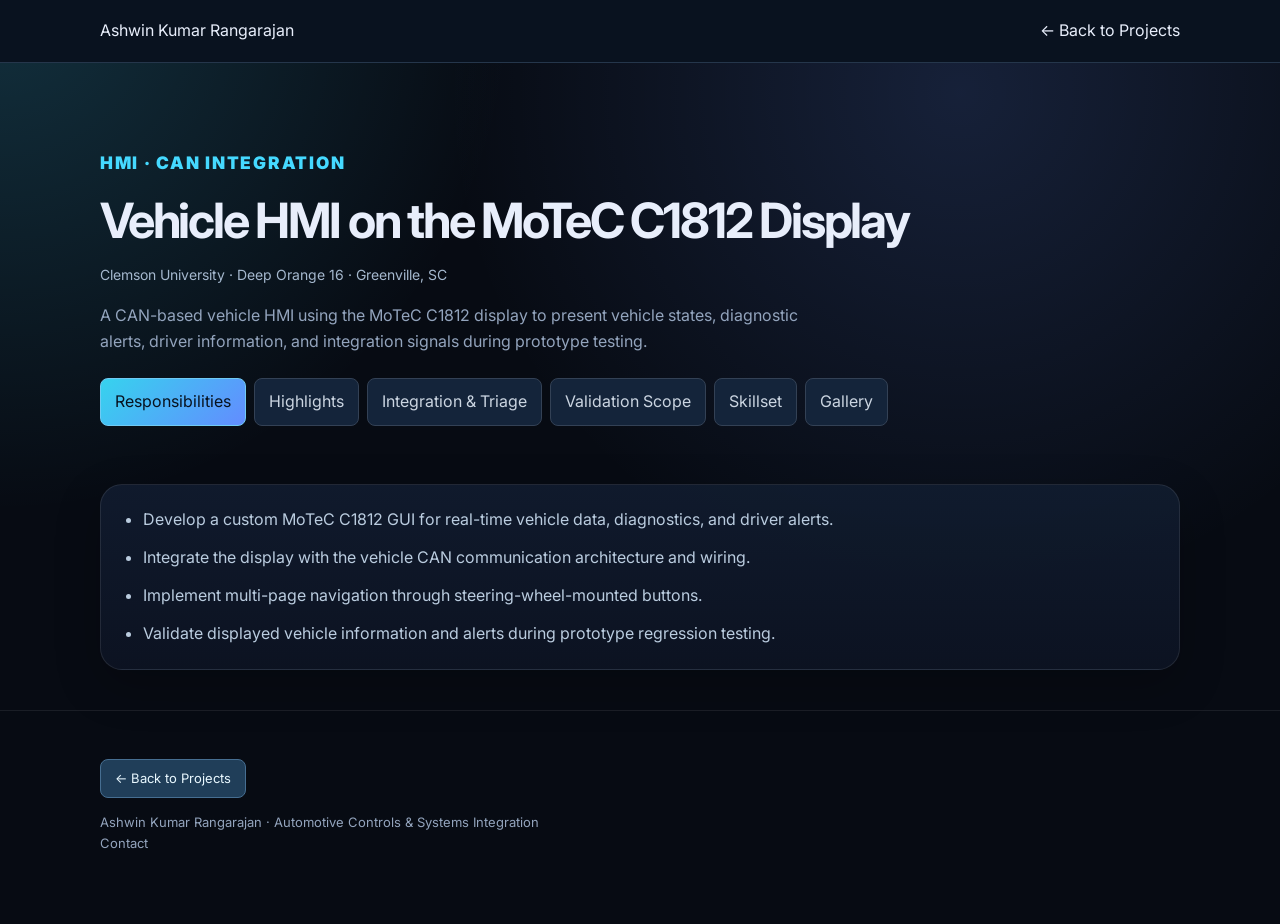
<file: projects/motec-hmi-can-diagnostics.html>
<!doctype html><html lang="en"><head><meta charset="utf-8"><meta name="viewport" content="width=device-width,initial-scale=1"><title>Vehicle HMI on the MoTeC C1812 Display | Ashwin Kumar Rangarajan</title><meta name="description" content="A CAN-based vehicle HMI using the MoTeC C1812 display to present vehicle states, diagnostic alerts, driver information, and integration signals during prototype testing."><link rel="preconnect" href="https://fonts.googleapis.com"><link rel="preconnect" href="https://fonts.gstatic.com" crossorigin><link href="https://fonts.googleapis.com/css2?family=Inter:wght@400;600;700;800;900&display=swap" rel="stylesheet"><style>*{box-sizing:border-box}html{scroll-behavior:smooth;scroll-padding-top:90px}body{margin:0;background:#09121f;color:#e8f0fb;font:16px/1.7 Inter,system-ui,sans-serif}a{color:#84d4fa;text-decoration:none}a:hover{text-decoration:underline}a:focus-visible,button:focus-visible{outline:2px solid #84d4fa;outline-offset:4px}.wrap{width:min(1080px,calc(100% - 40px));margin:auto}.top{position:sticky;top:0;z-index:20;background:#09121f;border-bottom:1px solid #25364b;padding:18px 0}.top .wrap{display:flex;justify-content:space-between;gap:20px;flex-wrap:wrap}.hero{padding:65px 0 40px}.eyebrow{font-size:12px;letter-spacing:.1em;text-transform:uppercase;color:#77cef1;font-weight:700}h1{font-size:clamp(30px,5vw,48px);line-height:1.15;max-width:900px;margin:14px 0 20px;letter-spacing:-.03em}.org{color:#a5b8ce;font-size:14px}.lede{font-size:19px;color:#b9c9dc;max-width:820px}.nav{display:flex;gap:8px;flex-wrap:wrap;margin-top:24px}.nav a,.tag{background:#14243a;border:1px solid #2b415a;border-radius:8px;padding:7px 12px;font-size:12px;color:#cce5f8}.sections{display:grid;grid-template-columns:1fr 1fr;gap:20px;margin-bottom:40px}.panel{background:#0e1c2e;border:1px solid #243a52;border-radius:14px;padding:26px;min-width:0}.panel h2{font-size:22px;line-height:1.35;margin:0 0 16px;letter-spacing:-.015em}.panel ul{padding-left:20px;margin:0}.panel li{padding:0 0 12px;color:#baccdf}.panel li:last-child{padding-bottom:0}.full{grid-column:1/-1}.tags{display:flex;gap:8px;flex-wrap:wrap}.gallery{display:grid;grid-template-columns:repeat(3,minmax(0,1fr));gap:16px}.gallery figure{margin:0}.gallery button{display:block;padding:0;width:100%;border:1px solid #304d67;border-radius:10px;overflow:hidden;background:#13243a;cursor:zoom-in}.gallery img{display:block;width:100%;height:200px;object-fit:cover}.gallery figcaption{font-size:13px;color:#a9bfd4;padding-top:8px}.empty{color:#91a8c0;margin:0}.footer{border-top:1px solid #25364b;padding:25px 0 35px;color:#8fa5be;font-size:13px}dialog{width:min(1000px,92vw);max-height:90vh;border:1px solid #35546e;border-radius:14px;background:#0b1828;color:#fff;padding:16px}dialog::backdrop{background:rgba(0,5,12,.88)}dialog img{width:100%;max-height:75vh;object-fit:contain;display:block}dialog form{text-align:right;margin-bottom:10px}dialog button{background:#203a54;color:#fff;border:1px solid #4a6d8c;border-radius:8px;padding:8px 14px;cursor:pointer}dialog p{font-size:13px;color:#bdd1e4}@media(max-width:700px){.sections{grid-template-columns:1fr}.panel{padding:20px}.hero{padding-top:40px}.gallery{grid-template-columns:1fr 1fr}.wrap{width:calc(100% - 28px)}}@media(max-width:420px){.gallery{grid-template-columns:1fr}}.overview-heading{font-size:16px;color:#81d3f4;margin:0 0 8px}.responsibilities-overview{color:#baccdf;margin:0 0 20px;font-size:15px}.footer-back{display:inline-block;margin-bottom:14px;padding:8px 14px;background:#203e59;border:1px solid #466e91;border-radius:8px;color:#e9f8ff}
.sections{display:block}.sections>.panel{width:100%;margin:0}.sections>[hidden]{display:none!important}
.case-study-tabs{display:flex;gap:8px;flex-wrap:wrap;margin-top:24px}
.case-study-tabs button{font-family:inherit;font-size:13px;font-weight:600;line-height:1.4;padding:10px 14px;border:1px solid #2b415a;border-radius:8px;background:#14243a;color:#cce5f8;cursor:pointer}
.case-study-tabs button[aria-selected=true]{background:#235880;border-color:#70caf3;color:#fff;box-shadow:0 0 0 1px rgba(112,202,243,.15)}
.case-study-tabs button:hover{background:#244765}
.case-study-tabs button:focus-visible{outline:2px solid #84d4fa;outline-offset:3px}
.panel[role=tabpanel]:focus-visible{outline:2px solid #84d4fa;outline-offset:4px}
body{font-family:Inter,system-ui,sans-serif;font-size:16px;line-height:1.7}
</style><link rel="stylesheet" href="../assets/styles.css"><style>
/* Reuse the homepage typography and buttons; keep project layout scoped. */
.case-study-tabs button{font:inherit;cursor:pointer}
.case-study-tabs button[aria-selected="true"]{background:#235880;border-color:#70caf3;color:#fff;box-shadow:0 0 0 2px rgba(112,202,243,.22)}
.case-study-tabs button[aria-selected="true"]:hover{background:#235880}
.sections{display:block}.sections>.panel{width:100%;margin:0}
.sections>[hidden]{display:none!important}
.panel p,.panel li,.lede,.responsibilities-overview{font-size:inherit;line-height:inherit}
</style><style id="remove-repeated-tab-headings">.sections > .panel > h2{display:none!important}</style><script id="portfolio-analytics">
(function () {
  var option = new URLSearchParams(location.search).get('analytics');
  var excluded = option === 'off';
  try {
    if (option === 'off') localStorage.setItem('portfolio.analytics.disabled', '1');
    if (option === 'on') localStorage.removeItem('portfolio.analytics.disabled');
    excluded = excluded || localStorage.getItem('portfolio.analytics.disabled') === '1';
  } catch (error) { excluded = true; }
  var host = location.hostname;
  var local = location.protocol === 'file:' || host === 'localhost' || host.endsWith('.localhost') || host === '::1' || host === '[::1]' || /^127\./.test(host) || /^192\.168\./.test(host) || /^10\./.test(host) || /^172\.(1[6-9]|2[0-9]|3[01])\./.test(host);
  if (excluded || local) return;
  (function(c,l,a,r,i,t,y){
    c[a]=c[a]||function(){(c[a].q=c[a].q||[]).push(arguments)};
    t=l.createElement(r);t.async=1;t.src='https://www.clarity.ms/tag/'+i;
    y=l.getElementsByTagName(r)[0];y.parentNode.insertBefore(t,y);
  })(window, document, 'clarity', 'script', 'yt518xz650');
})();
</script>
</head><body><header class="top"><div class="wrap"><a href="../index.html">Ashwin Kumar Rangarajan</a><a href="../index.html#projects">← Back to Projects</a></div></header><main class="wrap"><div class="hero"><span class="eyebrow">HMI · CAN Integration</span><h1>Vehicle HMI on the MoTeC C1812 Display</h1><p class="org">Clemson University · Deep Orange 16 · Greenville, SC</p><p class="lede">A CAN-based vehicle HMI using the MoTeC C1812 display to present vehicle states, diagnostic alerts, driver information, and integration signals during prototype testing.</p><div class="case-study-tabs" role="tablist" aria-label="Project sections"><button class="project-tab" type="button" role="tab" id="tab-responsibilities" aria-controls="responsibilities" aria-selected="true" tabindex="0">Responsibilities</button><button class="project-tab" type="button" role="tab" id="tab-highlights" aria-controls="highlights" aria-selected="false" tabindex="-1">Highlights</button><button class="project-tab" type="button" role="tab" id="tab-integration" aria-controls="integration" aria-selected="false" tabindex="-1">Integration & Triage</button><button class="project-tab" type="button" role="tab" id="tab-features" aria-controls="features" aria-selected="false" tabindex="-1">Validation Scope</button><button class="project-tab" type="button" role="tab" id="tab-skillset" aria-controls="skillset" aria-selected="false" tabindex="-1">Skillset</button><button class="project-tab" type="button" role="tab" id="tab-gallery" aria-controls="gallery" aria-selected="false" tabindex="-1">Gallery</button></div></div><div class="sections"><section class="panel card" id="responsibilities" role="tabpanel" aria-labelledby="tab-responsibilities" tabindex="0"><ul><li>Develop a custom MoTeC C1812 GUI for real-time vehicle data, diagnostics, and driver alerts.</li><li>Integrate the display with the vehicle CAN communication architecture and wiring.</li><li>Implement multi-page navigation through steering-wheel-mounted buttons.</li><li>Validate displayed vehicle information and alerts during prototype regression testing.</li></ul></section><section class="panel card" id="highlights" role="tabpanel" aria-labelledby="tab-highlights" tabindex="0" hidden><ul><li>Solo-delivered the center-console HMI in two months, including vehicle CAN wiring integration.</li><li>Connected real-time diagnostics and alerts with an intuitive, driver-focused GUI.</li><li>Enabled steering-wheel button navigation between display pages.</li></ul></section><section class="panel card" id="integration" role="tabpanel" aria-labelledby="tab-integration" tabindex="0" hidden><ul><li>Map available vehicle signals to display information and diagnostic views.</li><li>Review signal behavior and displayed states during vehicle integration.</li><li>Use the HMI to support observation of prototype state changes and alerts.</li></ul></section><section class="panel card" id="features" role="tabpanel" aria-labelledby="tab-features" tabindex="0" hidden><ul><li>Real-time performance and diagnostic parameter visualization.</li><li>Driver alerts and vehicle-state information.</li><li>Steering-wheel button navigation across multiple pages.</li><li>CAN communication and vehicle wiring integration.</li></ul></section><section class="panel full card" id="skillset" role="tabpanel" aria-labelledby="tab-skillset" tabindex="0" hidden><div class="tags"><span class="tag">MoTeC C1812</span><span class="tag">CAN</span><span class="tag">HMI design</span><span class="tag">Vehicle-state visualization</span><span class="tag">Diagnostics</span><span class="tag">Prototype integration</span><span class="tag">CAN GUI development</span><span class="tag">Steering-wheel button integration</span><span class="tag">Vehicle CAN wiring</span><span class="tag">New Eagle interfaces</span></div></section><section class="panel full card" id="gallery" role="tabpanel" aria-labelledby="tab-gallery" tabindex="0" hidden><h3 class="overview-heading">Project Overview</h3><p class="responsibilities-overview">A CAN-based vehicle HMI using the MoTeC C1812 display to present vehicle states, diagnostic alerts, driver information, and integration signals during prototype testing.</p><div class="gallery" id="project-gallery"></div><div class="gallery" style="margin-top:20px"><figure><iframe src="https://www.youtube.com/embed/2rcx8ovRnnM" title="MoTeC C1812 HMI Demonstration" loading="lazy" allow="fullscreen" allowfullscreen style="width:100%;aspect-ratio:16/9;border:0;border-radius:10px"></iframe><figcaption>MoTeC C1812 HMI Demonstration</figcaption></figure></div><p class="empty" id="gallery-empty">Project photos coming soon.</p></section></div></main><footer class="footer"><div class="wrap"><a class="footer-back" href="../index.html#projects">← Back to Projects</a><br>Ashwin Kumar Rangarajan · Automotive Controls & Systems Integration<br><a href="../index.html#contact">Contact</a></div></footer><dialog id="gallery-viewer" aria-label="Project photo viewer"><form method="dialog"><button>Close ×</button></form><img id="gallery-large" alt=""><p id="gallery-caption"></p></dialog><script>
// Add the project-specific gallery images here. Paths are relative to this page.
// Example: {url:'../assets/photos/bench.jpg',caption:'HIL bench',alt:'HIL test bench'}
const galleryImages = [];
const gallery=document.getElementById('project-gallery');
const viewer=document.getElementById('gallery-viewer');
galleryImages.forEach(photo=>{
 const figure=document.createElement('figure'),button=document.createElement('button'),img=document.createElement('img'),caption=document.createElement('figcaption');
 button.type='button';button.setAttribute('aria-label','View '+(photo.caption||'project photo'));button.setAttribute('aria-haspopup','dialog');
 img.src=photo.url;img.alt=photo.alt||photo.caption||'Project photo';img.loading='lazy';caption.textContent=photo.caption||'';
 button.appendChild(img);figure.append(button,caption);gallery.appendChild(figure);
 button.addEventListener('click',()=>{document.getElementById('gallery-large').src=photo.url;document.getElementById('gallery-large').alt=img.alt;document.getElementById('gallery-caption').textContent=caption.textContent;viewer.showModal();});
});
document.getElementById('gallery-empty').hidden=galleryImages.length>0 || document.querySelector('#gallery iframe') !== null;
viewer.addEventListener('click',event=>{if(event.target===viewer)viewer.close();});
</script><script>
(()=>{
 const tabs=Array.from(document.querySelectorAll('.case-study-tabs [role="tab"]'));
 function select(tab,updateHash=false,focus=false){
  tabs.forEach(button=>{
   const active=button===tab;
   // TAB COLOR FIX: selected blue, other tabs dark.
   button.style.setProperty('background',active?'linear-gradient(135deg,#36d3ee,#638cff)':'#14243a','important');
   button.style.setProperty('color',active?'#07121f':'#cbd5e1','important');
   button.style.setProperty('border',active?'1px solid #70caf3':'1px solid #334155','important');
   button.style.setProperty('box-shadow','none','important');

   button.setAttribute('aria-selected',String(active));button.tabIndex=active?0:-1;
   document.getElementById(button.getAttribute('aria-controls')).hidden=!active;
  });
  if(updateHash)history.replaceState(null,'','#'+tab.getAttribute('aria-controls'));
  if(focus)tab.focus();
 }
 function fromHash(){const key=location.hash.slice(1);select(tabs.find(tab=>tab.getAttribute('aria-controls')===key)||tabs[0]);}
 tabs.forEach((tab,i)=>{
  tab.addEventListener('click',()=>select(tab,true));
  tab.addEventListener('keydown',event=>{
   let target;
   if(event.key==='ArrowRight')target=(i+1)%tabs.length;
   else if(event.key==='ArrowLeft')target=(i-1+tabs.length)%tabs.length;
   else if(event.key==='Home')target=0;
   else if(event.key==='End')target=tabs.length-1;
   else return;
   event.preventDefault();select(tabs[target],true,true);
  });
 });
 window.addEventListener('hashchange',fromHash);fromHash();
})();
</script></body></html>
</file>
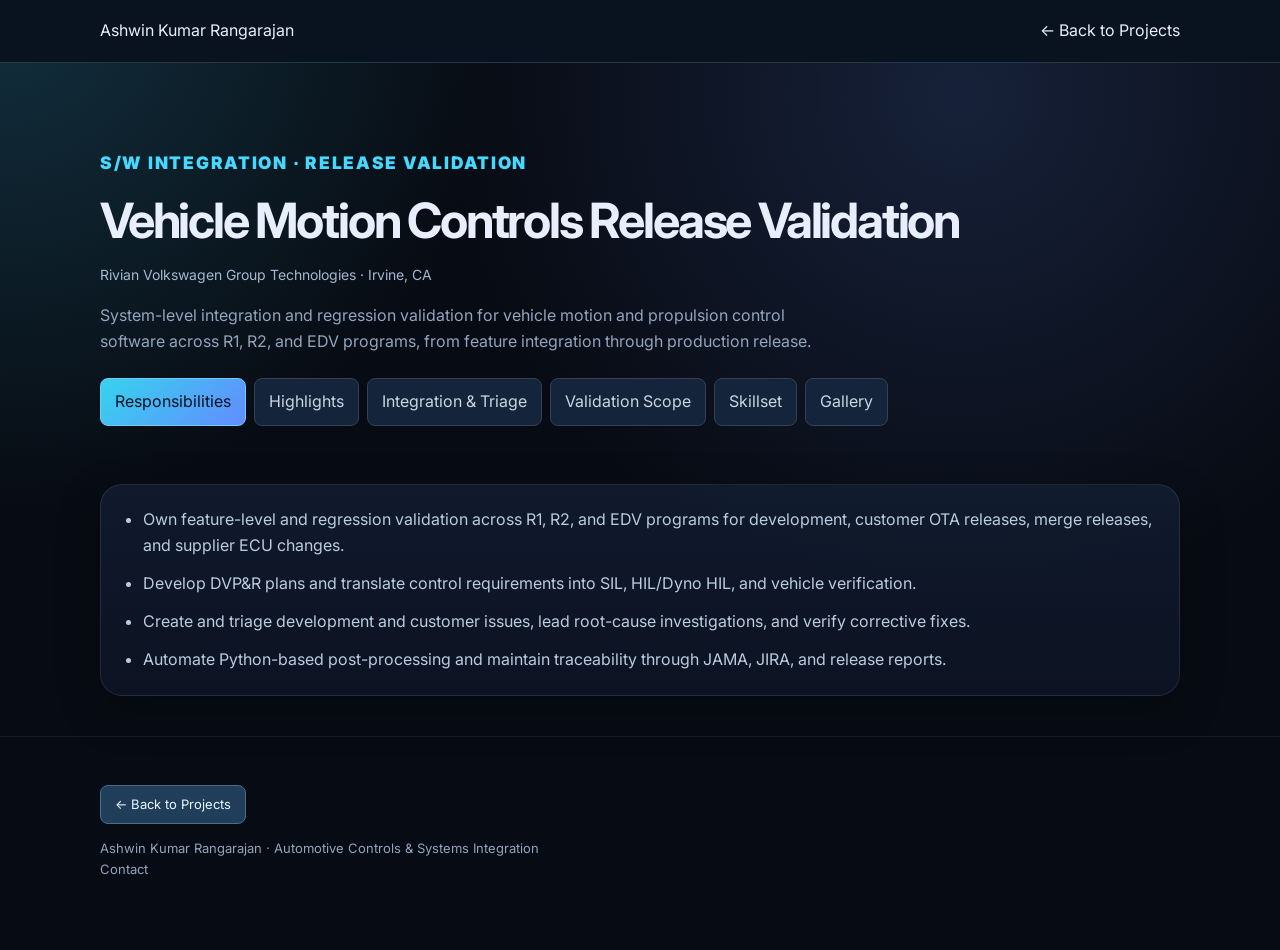
<file: projects/sdv-validation-dashboard.html>
<!doctype html><html lang="en"><head><meta charset="utf-8"><meta name="viewport" content="width=device-width,initial-scale=1"><title>Vehicle Motion Controls Release Validation | Ashwin Kumar Rangarajan</title><meta name="description" content="System-level integration and regression validation for vehicle motion and propulsion control software across R1, R2, and EDV programs, from feature integration through production release."><link rel="preconnect" href="https://fonts.googleapis.com"><link rel="preconnect" href="https://fonts.gstatic.com" crossorigin><link href="https://fonts.googleapis.com/css2?family=Inter:wght@400;600;700;800;900&display=swap" rel="stylesheet"><style>*{box-sizing:border-box}html{scroll-behavior:smooth;scroll-padding-top:90px}body{margin:0;background:#09121f;color:#e8f0fb;font:16px/1.7 Inter,system-ui,sans-serif}a{color:#84d4fa;text-decoration:none}a:hover{text-decoration:underline}a:focus-visible,button:focus-visible{outline:2px solid #84d4fa;outline-offset:4px}.wrap{width:min(1080px,calc(100% - 40px));margin:auto}.top{position:sticky;top:0;z-index:20;background:#09121f;border-bottom:1px solid #25364b;padding:18px 0}.top .wrap{display:flex;justify-content:space-between;gap:20px;flex-wrap:wrap}.hero{padding:65px 0 40px}.eyebrow{font-size:12px;letter-spacing:.1em;text-transform:uppercase;color:#77cef1;font-weight:700}h1{font-size:clamp(30px,5vw,48px);line-height:1.15;max-width:900px;margin:14px 0 20px;letter-spacing:-.03em}.org{color:#a5b8ce;font-size:14px}.lede{font-size:19px;color:#b9c9dc;max-width:820px}.nav{display:flex;gap:8px;flex-wrap:wrap;margin-top:24px}.nav a,.tag{background:#14243a;border:1px solid #2b415a;border-radius:8px;padding:7px 12px;font-size:12px;color:#cce5f8}.sections{display:grid;grid-template-columns:1fr 1fr;gap:20px;margin-bottom:40px}.panel{background:#0e1c2e;border:1px solid #243a52;border-radius:14px;padding:26px;min-width:0}.panel h2{font-size:22px;line-height:1.35;margin:0 0 16px;letter-spacing:-.015em}.panel ul{padding-left:20px;margin:0}.panel li{padding:0 0 12px;color:#baccdf}.panel li:last-child{padding-bottom:0}.full{grid-column:1/-1}.tags{display:flex;gap:8px;flex-wrap:wrap}.gallery{display:grid;grid-template-columns:repeat(3,minmax(0,1fr));gap:16px}.gallery figure{margin:0}.gallery button{display:block;padding:0;width:100%;border:1px solid #304d67;border-radius:10px;overflow:hidden;background:#13243a;cursor:zoom-in}.gallery img{display:block;width:100%;height:200px;object-fit:cover}.gallery figcaption{font-size:13px;color:#a9bfd4;padding-top:8px}.empty{color:#91a8c0;margin:0}.footer{border-top:1px solid #25364b;padding:25px 0 35px;color:#8fa5be;font-size:13px}dialog{width:min(1000px,92vw);max-height:90vh;border:1px solid #35546e;border-radius:14px;background:#0b1828;color:#fff;padding:16px}dialog::backdrop{background:rgba(0,5,12,.88)}dialog img{width:100%;max-height:75vh;object-fit:contain;display:block}dialog form{text-align:right;margin-bottom:10px}dialog button{background:#203a54;color:#fff;border:1px solid #4a6d8c;border-radius:8px;padding:8px 14px;cursor:pointer}dialog p{font-size:13px;color:#bdd1e4}@media(max-width:700px){.sections{grid-template-columns:1fr}.panel{padding:20px}.hero{padding-top:40px}.gallery{grid-template-columns:1fr 1fr}.wrap{width:calc(100% - 28px)}}@media(max-width:420px){.gallery{grid-template-columns:1fr}}.overview-heading{font-size:16px;color:#81d3f4;margin:0 0 8px}.responsibilities-overview{color:#baccdf;margin:0 0 20px;font-size:15px}.footer-back{display:inline-block;margin-bottom:14px;padding:8px 14px;background:#203e59;border:1px solid #466e91;border-radius:8px;color:#e9f8ff}
.sections{display:block}.sections>.panel{width:100%;margin:0}.sections>[hidden]{display:none!important}
.case-study-tabs{display:flex;gap:8px;flex-wrap:wrap;margin-top:24px}
.case-study-tabs button{font-family:inherit;font-size:13px;font-weight:600;line-height:1.4;padding:10px 14px;border:1px solid #2b415a;border-radius:8px;background:#14243a;color:#cce5f8;cursor:pointer}
.case-study-tabs button[aria-selected=true]{background:#235880;border-color:#70caf3;color:#fff;box-shadow:0 0 0 1px rgba(112,202,243,.15)}
.case-study-tabs button:hover{background:#244765}
.case-study-tabs button:focus-visible{outline:2px solid #84d4fa;outline-offset:3px}
.panel[role=tabpanel]:focus-visible{outline:2px solid #84d4fa;outline-offset:4px}
body{font-family:Inter,system-ui,sans-serif;font-size:16px;line-height:1.7}
</style><link rel="stylesheet" href="../assets/styles.css"><style>
/* Reuse the homepage typography and buttons; keep project layout scoped. */
.case-study-tabs button{font:inherit;cursor:pointer}
.case-study-tabs button[aria-selected="true"]{background:#235880;border-color:#70caf3;color:#fff;box-shadow:0 0 0 2px rgba(112,202,243,.22)}
.case-study-tabs button[aria-selected="true"]:hover{background:#235880}
.sections{display:block}.sections>.panel{width:100%;margin:0}
.sections>[hidden]{display:none!important}
.panel p,.panel li,.lede,.responsibilities-overview{font-size:inherit;line-height:inherit}
</style><style id="remove-repeated-tab-headings">.sections > .panel > h2{display:none!important}</style><script id="portfolio-analytics">
(function () {
  var option = new URLSearchParams(location.search).get('analytics');
  var excluded = option === 'off';
  try {
    if (option === 'off') localStorage.setItem('portfolio.analytics.disabled', '1');
    if (option === 'on') localStorage.removeItem('portfolio.analytics.disabled');
    excluded = excluded || localStorage.getItem('portfolio.analytics.disabled') === '1';
  } catch (error) { excluded = true; }
  var host = location.hostname;
  var local = location.protocol === 'file:' || host === 'localhost' || host.endsWith('.localhost') || host === '::1' || host === '[::1]' || /^127\./.test(host) || /^192\.168\./.test(host) || /^10\./.test(host) || /^172\.(1[6-9]|2[0-9]|3[01])\./.test(host);
  if (excluded || local) return;
  (function(c,l,a,r,i,t,y){
    c[a]=c[a]||function(){(c[a].q=c[a].q||[]).push(arguments)};
    t=l.createElement(r);t.async=1;t.src='https://www.clarity.ms/tag/'+i;
    y=l.getElementsByTagName(r)[0];y.parentNode.insertBefore(t,y);
  })(window, document, 'clarity', 'script', 'yt518xz650');
})();
</script>
</head><body><header class="top"><div class="wrap"><a href="../index.html">Ashwin Kumar Rangarajan</a><a href="../index.html#projects">← Back to Projects</a></div></header><main class="wrap"><div class="hero"><span class="eyebrow">S/W Integration · Release Validation</span><h1>Vehicle Motion Controls Release Validation</h1><p class="org">Rivian Volkswagen Group Technologies · Irvine, CA</p><p class="lede">System-level integration and regression validation for vehicle motion and propulsion control software across R1, R2, and EDV programs, from feature integration through production release.</p><div class="case-study-tabs" role="tablist" aria-label="Project sections"><button class="project-tab" type="button" role="tab" id="tab-responsibilities" aria-controls="responsibilities" aria-selected="true" tabindex="0">Responsibilities</button><button class="project-tab" type="button" role="tab" id="tab-highlights" aria-controls="highlights" aria-selected="false" tabindex="-1">Highlights</button><button class="project-tab" type="button" role="tab" id="tab-integration" aria-controls="integration" aria-selected="false" tabindex="-1">Integration & Triage</button><button class="project-tab" type="button" role="tab" id="tab-features" aria-controls="features" aria-selected="false" tabindex="-1">Validation Scope</button><button class="project-tab" type="button" role="tab" id="tab-skillset" aria-controls="skillset" aria-selected="false" tabindex="-1">Skillset</button><button class="project-tab" type="button" role="tab" id="tab-gallery" aria-controls="gallery" aria-selected="false" tabindex="-1">Gallery</button></div></div><div class="sections"><section class="panel card" id="responsibilities" role="tabpanel" aria-labelledby="tab-responsibilities" tabindex="0"><ul><li>Own feature-level and regression validation across R1, R2, and EDV programs for development, customer OTA releases, merge releases, and supplier ECU changes.</li><li>Develop DVP&amp;R plans and translate control requirements into SIL, HIL/Dyno HIL, and vehicle verification.</li><li>Create and triage development and customer issues, lead root-cause investigations, and verify corrective fixes.</li><li>Automate Python-based post-processing and maintain traceability through JAMA, JIRA, and release reports.</li></ul></section><section class="panel card" id="highlights" role="tabpanel" aria-labelledby="tab-highlights" tabindex="0" hidden><ul><li>Built a standalone AI-assisted executable during Rivian’s hackathon to identify potential failure modes from supplier ECU changes.</li><li>Linked identified failure modes to JAMA test plans to highlight test-coverage gaps.</li><li>Automated JIRA assignment to relevant teams and tracked failure tickets by supplier ECU test-plan cycle.</li><li>Used VIN, timestamps, software versions, and test data to generate plots for Confluence reports.</li></ul></section><section class="panel card" id="integration" role="tabpanel" aria-labelledby="tab-integration" tabindex="0" hidden><ul><li>Review DBC, LDF, ARXML, and PCAP data to validate vehicle signals, ECU interfaces, and network behavior.</li><li>Use CAN/CAN FD, LIN, UDS, and Automotive Ethernet evidence to investigate software and integration issues.</li><li>Collaborate with controls, software integration, and supplier teams; reproduce issues, verify fixes, and strengthen regression tests.</li></ul></section><section class="panel card" id="features" role="tabpanel" aria-labelledby="tab-features" tabindex="0" hidden><ul><li>Vehicle motion and propulsion control software across R1, R2, and EDV.</li><li>Feature-level and system-level regression for OTA and merge releases.</li><li>Supplier ECU update validation and interface compatibility checks.</li><li>Release-readiness assessment supported by test results, issue status, and verified fixes.</li></ul></section><section class="panel full card" id="skillset" role="tabpanel" aria-labelledby="tab-skillset" tabindex="0" hidden><div class="tags"><span class="tag">Python</span><span class="tag">SIL / HIL / Dyno HIL</span><span class="tag">Vehicle validation</span><span class="tag">CAN / CAN FD</span><span class="tag">LIN / UDS</span><span class="tag">Automotive Ethernet</span><span class="tag">DBC / LDF / ARXML / PCAP</span><span class="tag">Vector CANalyzer / CANape</span><span class="tag">JAMA / JIRA</span><span class="tag">GitLab CI/CD</span><span class="tag">OTA validation</span><span class="tag">DVP&amp;R</span><span class="tag">Confluence reporting</span><span class="tag">XCP calibration</span><span class="tag">GitLab</span><span class="tag">Vehicle-in-the-loop validation</span></div></section><section class="panel full card" id="gallery" role="tabpanel" aria-labelledby="tab-gallery" tabindex="0" hidden><h3 class="overview-heading">Project Overview</h3><p class="responsibilities-overview">System-level integration and regression validation for vehicle motion and propulsion control software across R1, R2, and EDV programs, from feature integration through production release.</p><div class="gallery" id="project-gallery"></div><div class="gallery" style="margin-top:20px"></div><p class="empty" id="gallery-empty">Project photos coming soon.</p></section></div></main><footer class="footer"><div class="wrap"><a class="footer-back" href="../index.html#projects">← Back to Projects</a><br>Ashwin Kumar Rangarajan · Automotive Controls & Systems Integration<br><a href="../index.html#contact">Contact</a></div></footer><dialog id="gallery-viewer" aria-label="Project photo viewer"><form method="dialog"><button>Close ×</button></form><img id="gallery-large" alt=""><p id="gallery-caption"></p></dialog><script>
// Add the project-specific gallery images here. Paths are relative to this page.
// Example: {url:'../assets/photos/bench.jpg',caption:'HIL bench',alt:'HIL test bench'}
const galleryImages = [{"url": "../images/newexp_image1.png", "caption": "Supplier ECU change workflow", "alt": "Supplier ECU change workflow"}, {"url": "../images/newexp_image2.png", "caption": "Test automation workflow", "alt": "Test automation workflow"}];
const gallery=document.getElementById('project-gallery');
const viewer=document.getElementById('gallery-viewer');
galleryImages.forEach(photo=>{
 const figure=document.createElement('figure'),button=document.createElement('button'),img=document.createElement('img'),caption=document.createElement('figcaption');
 button.type='button';button.setAttribute('aria-label','View '+(photo.caption||'project photo'));button.setAttribute('aria-haspopup','dialog');
 img.src=photo.url;img.alt=photo.alt||photo.caption||'Project photo';img.loading='lazy';caption.textContent=photo.caption||'';
 button.appendChild(img);figure.append(button,caption);gallery.appendChild(figure);
 button.addEventListener('click',()=>{document.getElementById('gallery-large').src=photo.url;document.getElementById('gallery-large').alt=img.alt;document.getElementById('gallery-caption').textContent=caption.textContent;viewer.showModal();});
});
document.getElementById('gallery-empty').hidden=galleryImages.length>0 || document.querySelector('#gallery iframe') !== null;
viewer.addEventListener('click',event=>{if(event.target===viewer)viewer.close();});
</script><script>
(()=>{
 const tabs=Array.from(document.querySelectorAll('.case-study-tabs [role="tab"]'));
 function select(tab,updateHash=false,focus=false){
  tabs.forEach(button=>{
   const active=button===tab;
   // TAB COLOR FIX: selected blue, other tabs dark.
   button.style.setProperty('background',active?'linear-gradient(135deg,#36d3ee,#638cff)':'#14243a','important');
   button.style.setProperty('color',active?'#07121f':'#cbd5e1','important');
   button.style.setProperty('border',active?'1px solid #70caf3':'1px solid #334155','important');
   button.style.setProperty('box-shadow','none','important');

   button.setAttribute('aria-selected',String(active));button.tabIndex=active?0:-1;
   document.getElementById(button.getAttribute('aria-controls')).hidden=!active;
  });
  if(updateHash)history.replaceState(null,'','#'+tab.getAttribute('aria-controls'));
  if(focus)tab.focus();
 }
 function fromHash(){const key=location.hash.slice(1);select(tabs.find(tab=>tab.getAttribute('aria-controls')===key)||tabs[0]);}
 tabs.forEach((tab,i)=>{
  tab.addEventListener('click',()=>select(tab,true));
  tab.addEventListener('keydown',event=>{
   let target;
   if(event.key==='ArrowRight')target=(i+1)%tabs.length;
   else if(event.key==='ArrowLeft')target=(i-1+tabs.length)%tabs.length;
   else if(event.key==='Home')target=0;
   else if(event.key==='End')target=tabs.length-1;
   else return;
   event.preventDefault();select(tabs[target],true,true);
  });
 });
 window.addEventListener('hashchange',fromHash);fromHash();
})();
</script></body></html>
</file>
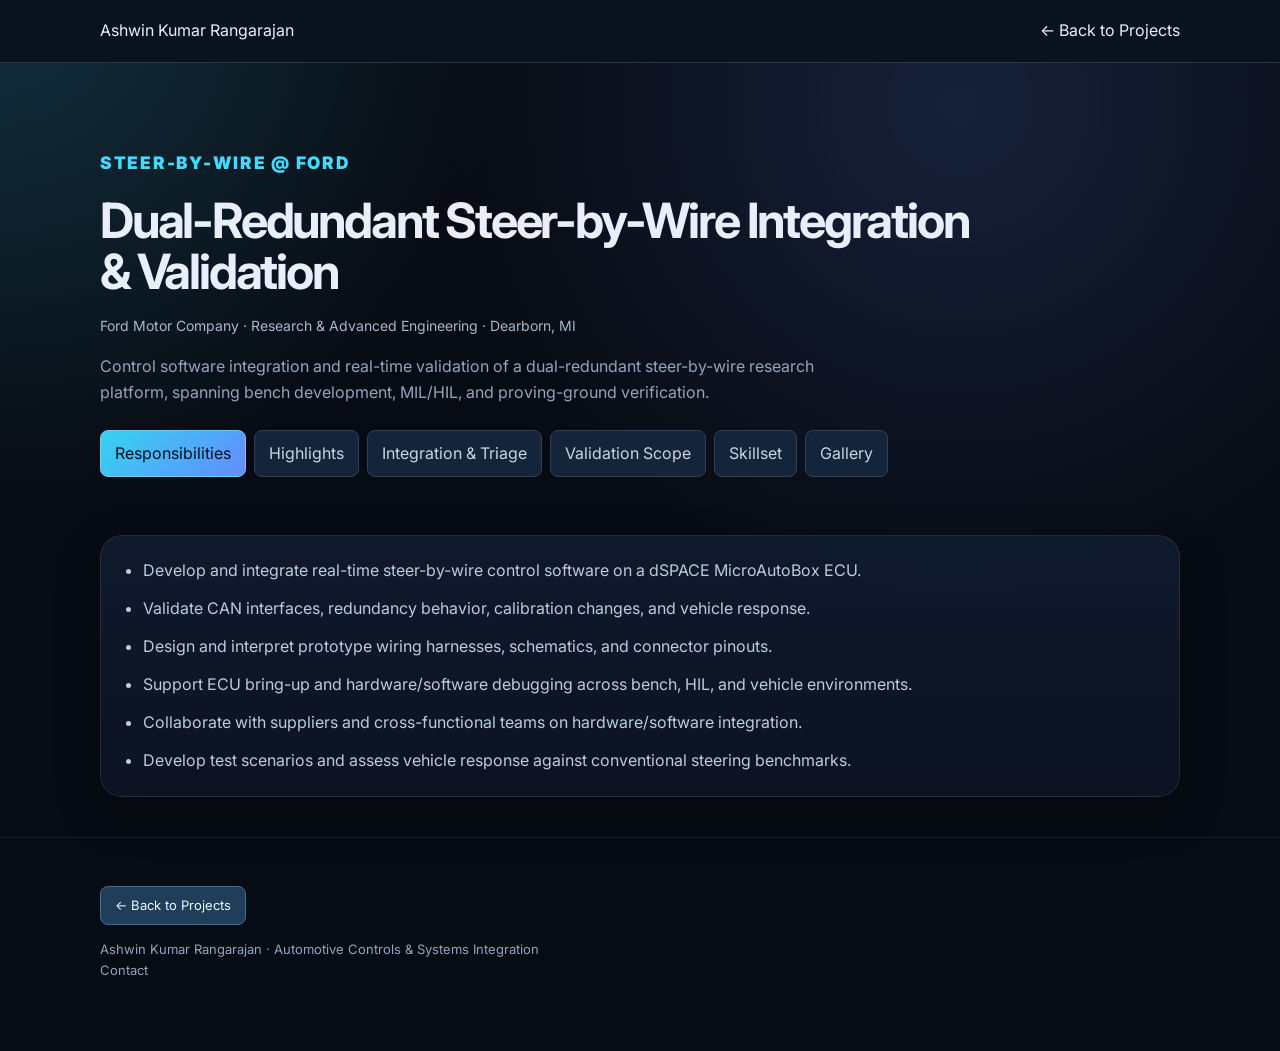
<file: projects/steer-by-wire-validation.html>
<!doctype html><html lang="en"><head><meta charset="utf-8"><meta name="viewport" content="width=device-width,initial-scale=1"><title>Dual-Redundant Steer-by-Wire Integration &amp; Validation | Ashwin Kumar Rangarajan</title><meta name="description" content="Control software integration and real-time validation of a dual-redundant steer-by-wire research platform, spanning bench development, MIL/HIL, and proving-ground verification."><link rel="preconnect" href="https://fonts.googleapis.com"><link rel="preconnect" href="https://fonts.gstatic.com" crossorigin><link href="https://fonts.googleapis.com/css2?family=Inter:wght@400;600;700;800;900&display=swap" rel="stylesheet"><style>*{box-sizing:border-box}html{scroll-behavior:smooth;scroll-padding-top:90px}body{margin:0;background:#09121f;color:#e8f0fb;font:16px/1.7 Inter,system-ui,sans-serif}a{color:#84d4fa;text-decoration:none}a:hover{text-decoration:underline}a:focus-visible,button:focus-visible{outline:2px solid #84d4fa;outline-offset:4px}.wrap{width:min(1080px,calc(100% - 40px));margin:auto}.top{position:sticky;top:0;z-index:20;background:#09121f;border-bottom:1px solid #25364b;padding:18px 0}.top .wrap{display:flex;justify-content:space-between;gap:20px;flex-wrap:wrap}.hero{padding:65px 0 40px}.eyebrow{font-size:12px;letter-spacing:.1em;text-transform:uppercase;color:#77cef1;font-weight:700}h1{font-size:clamp(30px,5vw,48px);line-height:1.15;max-width:900px;margin:14px 0 20px;letter-spacing:-.03em}.org{color:#a5b8ce;font-size:14px}.lede{font-size:19px;color:#b9c9dc;max-width:820px}.nav{display:flex;gap:8px;flex-wrap:wrap;margin-top:24px}.nav a,.tag{background:#14243a;border:1px solid #2b415a;border-radius:8px;padding:7px 12px;font-size:12px;color:#cce5f8}.sections{display:grid;grid-template-columns:1fr 1fr;gap:20px;margin-bottom:40px}.panel{background:#0e1c2e;border:1px solid #243a52;border-radius:14px;padding:26px;min-width:0}.panel h2{font-size:22px;line-height:1.35;margin:0 0 16px;letter-spacing:-.015em}.panel ul{padding-left:20px;margin:0}.panel li{padding:0 0 12px;color:#baccdf}.panel li:last-child{padding-bottom:0}.full{grid-column:1/-1}.tags{display:flex;gap:8px;flex-wrap:wrap}.gallery{display:grid;grid-template-columns:repeat(3,minmax(0,1fr));gap:16px}.gallery figure{margin:0}.gallery button{display:block;padding:0;width:100%;border:1px solid #304d67;border-radius:10px;overflow:hidden;background:#13243a;cursor:zoom-in}.gallery img{display:block;width:100%;height:200px;object-fit:cover}.gallery figcaption{font-size:13px;color:#a9bfd4;padding-top:8px}.empty{color:#91a8c0;margin:0}.footer{border-top:1px solid #25364b;padding:25px 0 35px;color:#8fa5be;font-size:13px}dialog{width:min(1000px,92vw);max-height:90vh;border:1px solid #35546e;border-radius:14px;background:#0b1828;color:#fff;padding:16px}dialog::backdrop{background:rgba(0,5,12,.88)}dialog img{width:100%;max-height:75vh;object-fit:contain;display:block}dialog form{text-align:right;margin-bottom:10px}dialog button{background:#203a54;color:#fff;border:1px solid #4a6d8c;border-radius:8px;padding:8px 14px;cursor:pointer}dialog p{font-size:13px;color:#bdd1e4}@media(max-width:700px){.sections{grid-template-columns:1fr}.panel{padding:20px}.hero{padding-top:40px}.gallery{grid-template-columns:1fr 1fr}.wrap{width:calc(100% - 28px)}}@media(max-width:420px){.gallery{grid-template-columns:1fr}}.overview-heading{font-size:16px;color:#81d3f4;margin:0 0 8px}.responsibilities-overview{color:#baccdf;margin:0 0 20px;font-size:15px}.footer-back{display:inline-block;margin-bottom:14px;padding:8px 14px;background:#203e59;border:1px solid #466e91;border-radius:8px;color:#e9f8ff}
.sections{display:block}.sections>.panel{width:100%;margin:0}.sections>[hidden]{display:none!important}
.case-study-tabs{display:flex;gap:8px;flex-wrap:wrap;margin-top:24px}
.case-study-tabs button{font-family:inherit;font-size:13px;font-weight:600;line-height:1.4;padding:10px 14px;border:1px solid #2b415a;border-radius:8px;background:#14243a;color:#cce5f8;cursor:pointer}
.case-study-tabs button[aria-selected=true]{background:#235880;border-color:#70caf3;color:#fff;box-shadow:0 0 0 1px rgba(112,202,243,.15)}
.case-study-tabs button:hover{background:#244765}
.case-study-tabs button:focus-visible{outline:2px solid #84d4fa;outline-offset:3px}
.panel[role=tabpanel]:focus-visible{outline:2px solid #84d4fa;outline-offset:4px}
body{font-family:Inter,system-ui,sans-serif;font-size:16px;line-height:1.7}
</style><link rel="stylesheet" href="../assets/styles.css"><style>
/* Reuse the homepage typography and buttons; keep project layout scoped. */
.case-study-tabs button{font:inherit;cursor:pointer}
.case-study-tabs button[aria-selected="true"]{background:#235880;border-color:#70caf3;color:#fff;box-shadow:0 0 0 2px rgba(112,202,243,.22)}
.case-study-tabs button[aria-selected="true"]:hover{background:#235880}
.sections{display:block}.sections>.panel{width:100%;margin:0}
.sections>[hidden]{display:none!important}
.panel p,.panel li,.lede,.responsibilities-overview{font-size:inherit;line-height:inherit}
</style><style id="remove-repeated-tab-headings">.sections > .panel > h2{display:none!important}</style><script id="portfolio-analytics">
(function () {
  var option = new URLSearchParams(location.search).get('analytics');
  var excluded = option === 'off';
  try {
    if (option === 'off') localStorage.setItem('portfolio.analytics.disabled', '1');
    if (option === 'on') localStorage.removeItem('portfolio.analytics.disabled');
    excluded = excluded || localStorage.getItem('portfolio.analytics.disabled') === '1';
  } catch (error) { excluded = true; }
  var host = location.hostname;
  var local = location.protocol === 'file:' || host === 'localhost' || host.endsWith('.localhost') || host === '::1' || host === '[::1]' || /^127\./.test(host) || /^192\.168\./.test(host) || /^10\./.test(host) || /^172\.(1[6-9]|2[0-9]|3[01])\./.test(host);
  if (excluded || local) return;
  (function(c,l,a,r,i,t,y){
    c[a]=c[a]||function(){(c[a].q=c[a].q||[]).push(arguments)};
    t=l.createElement(r);t.async=1;t.src='https://www.clarity.ms/tag/'+i;
    y=l.getElementsByTagName(r)[0];y.parentNode.insertBefore(t,y);
  })(window, document, 'clarity', 'script', 'yt518xz650');
})();
</script>
</head><body><header class="top"><div class="wrap"><a href="../index.html">Ashwin Kumar Rangarajan</a><a href="../index.html#projects">← Back to Projects</a></div></header><main class="wrap"><div class="hero"><span class="eyebrow">Steer-by-Wire @ Ford</span><h1>Dual-Redundant Steer-by-Wire Integration &amp; Validation</h1><p class="org">Ford Motor Company · Research &amp; Advanced Engineering · Dearborn, MI</p><p class="lede">Control software integration and real-time validation of a dual-redundant steer-by-wire research platform, spanning bench development, MIL/HIL, and proving-ground verification.</p><div class="case-study-tabs" role="tablist" aria-label="Project sections"><button class="project-tab" type="button" role="tab" id="tab-responsibilities" aria-controls="responsibilities" aria-selected="true" tabindex="0">Responsibilities</button><button class="project-tab" type="button" role="tab" id="tab-highlights" aria-controls="highlights" aria-selected="false" tabindex="-1">Highlights</button><button class="project-tab" type="button" role="tab" id="tab-integration" aria-controls="integration" aria-selected="false" tabindex="-1">Integration & Triage</button><button class="project-tab" type="button" role="tab" id="tab-features" aria-controls="features" aria-selected="false" tabindex="-1">Validation Scope</button><button class="project-tab" type="button" role="tab" id="tab-skillset" aria-controls="skillset" aria-selected="false" tabindex="-1">Skillset</button><button class="project-tab" type="button" role="tab" id="tab-gallery" aria-controls="gallery" aria-selected="false" tabindex="-1">Gallery</button></div></div><div class="sections"><section class="panel card" id="responsibilities" role="tabpanel" aria-labelledby="tab-responsibilities" tabindex="0"><ul><li>Develop and integrate real-time steer-by-wire control software on a dSPACE MicroAutoBox ECU.</li><li>Validate CAN interfaces, redundancy behavior, calibration changes, and vehicle response.</li><li>Design and interpret prototype wiring harnesses, schematics, and connector pinouts.</li><li>Support ECU bring-up and hardware/software debugging across bench, HIL, and vehicle environments.</li><li>Collaborate with suppliers and cross-functional teams on hardware/software integration.</li><li>Develop test scenarios and assess vehicle response against conventional steering benchmarks.</li></ul></section><section class="panel card" id="highlights" role="tabpanel" aria-labelledby="tab-highlights" tabindex="0" hidden><ul><li>First engineer to test the new steer-by-wire concept in real time at Ford’s proving grounds.</li><li>Migrated the calibration interface from dSPACE ControlDesk to ATI Vision for field tuning.</li><li>Integrated the algorithm into the Vehicle Motion Control architecture and managed versioning on GitHub.</li><li>Benchmarked conventional steering against steer-by-wire using scenario development and driver-clinic data.</li></ul></section><section class="panel card" id="integration" role="tabpanel" aria-labelledby="tab-integration" tabindex="0" hidden><ul><li>Verify communication between control software and the steer-by-wire platform.</li><li>Investigate interface behavior alongside harness connections, connector pinouts, and ECU bring-up.</li><li>Validate calibration changes against redundancy behavior and vehicle response.</li></ul></section><section class="panel card" id="features" role="tabpanel" aria-labelledby="tab-features" tabindex="0" hidden><ul><li>Dual-redundant steering operation and redundancy behavior.</li><li>Real-time control software deployment and calibration validation.</li><li>Bench, MIL/HIL, and proving-ground functionality checks.</li></ul></section><section class="panel full card" id="skillset" role="tabpanel" aria-labelledby="tab-skillset" tabindex="0" hidden><div class="tags"><span class="tag">dSPACE MicroAutoBox</span><span class="tag">Real-time controls</span><span class="tag">CAN</span><span class="tag">MIL / HIL</span><span class="tag">Calibration</span><span class="tag">Prototype harnesses</span><span class="tag">ECU bring-up</span><span class="tag">Oscilloscopes / DMMs</span><span class="tag">Vehicle testing</span><span class="tag">ATI Vision / VDA</span><span class="tag">dSPACE ControlDesk</span><span class="tag">MATLAB / Simulink / Stateflow</span><span class="tag">GitHub</span><span class="tag">System benchmarking</span></div></section><section class="panel full card" id="gallery" role="tabpanel" aria-labelledby="tab-gallery" tabindex="0" hidden><h3 class="overview-heading">Project Overview</h3><p class="responsibilities-overview">Control software integration and real-time validation of a dual-redundant steer-by-wire research platform, spanning bench development, MIL/HIL, and proving-ground verification.</p><div class="gallery" id="project-gallery"></div><div class="gallery" style="margin-top:20px"></div><p class="empty" id="gallery-empty">Project photos coming soon.</p></section></div></main><footer class="footer"><div class="wrap"><a class="footer-back" href="../index.html#projects">← Back to Projects</a><br>Ashwin Kumar Rangarajan · Automotive Controls & Systems Integration<br><a href="../index.html#contact">Contact</a></div></footer><dialog id="gallery-viewer" aria-label="Project photo viewer"><form method="dialog"><button>Close ×</button></form><img id="gallery-large" alt=""><p id="gallery-caption"></p></dialog><script>
// Add the project-specific gallery images here. Paths are relative to this page.
// Example: {url:'../assets/photos/bench.jpg',caption:'HIL bench',alt:'HIL test bench'}
const galleryImages = [{"url": "../images/Ford_Internship.png", "caption": "Steer-by-Wire Architecture", "alt": "Steer-by-Wire Architecture"}, {"url": "../images/Ford_Testing.png", "caption": "F-150 Research Vehicle Testing", "alt": "F-150 Research Vehicle Testing"}, {"url": "../images/Ford_Calibration.png", "caption": "Calibration using ATI Vision", "alt": "Calibration using ATI Vision"}];
const gallery=document.getElementById('project-gallery');
const viewer=document.getElementById('gallery-viewer');
galleryImages.forEach(photo=>{
 const figure=document.createElement('figure'),button=document.createElement('button'),img=document.createElement('img'),caption=document.createElement('figcaption');
 button.type='button';button.setAttribute('aria-label','View '+(photo.caption||'project photo'));button.setAttribute('aria-haspopup','dialog');
 img.src=photo.url;img.alt=photo.alt||photo.caption||'Project photo';img.loading='lazy';caption.textContent=photo.caption||'';
 button.appendChild(img);figure.append(button,caption);gallery.appendChild(figure);
 button.addEventListener('click',()=>{document.getElementById('gallery-large').src=photo.url;document.getElementById('gallery-large').alt=img.alt;document.getElementById('gallery-caption').textContent=caption.textContent;viewer.showModal();});
});
document.getElementById('gallery-empty').hidden=galleryImages.length>0 || document.querySelector('#gallery iframe') !== null;
viewer.addEventListener('click',event=>{if(event.target===viewer)viewer.close();});
</script><script>
(()=>{
 const tabs=Array.from(document.querySelectorAll('.case-study-tabs [role="tab"]'));
 function select(tab,updateHash=false,focus=false){
  tabs.forEach(button=>{
   const active=button===tab;
   // TAB COLOR FIX: selected blue, other tabs dark.
   button.style.setProperty('background',active?'linear-gradient(135deg,#36d3ee,#638cff)':'#14243a','important');
   button.style.setProperty('color',active?'#07121f':'#cbd5e1','important');
   button.style.setProperty('border',active?'1px solid #70caf3':'1px solid #334155','important');
   button.style.setProperty('box-shadow','none','important');

   button.setAttribute('aria-selected',String(active));button.tabIndex=active?0:-1;
   document.getElementById(button.getAttribute('aria-controls')).hidden=!active;
  });
  if(updateHash)history.replaceState(null,'','#'+tab.getAttribute('aria-controls'));
  if(focus)tab.focus();
 }
 function fromHash(){const key=location.hash.slice(1);select(tabs.find(tab=>tab.getAttribute('aria-controls')===key)||tabs[0]);}
 tabs.forEach((tab,i)=>{
  tab.addEventListener('click',()=>select(tab,true));
  tab.addEventListener('keydown',event=>{
   let target;
   if(event.key==='ArrowRight')target=(i+1)%tabs.length;
   else if(event.key==='ArrowLeft')target=(i-1+tabs.length)%tabs.length;
   else if(event.key==='Home')target=0;
   else if(event.key==='End')target=tabs.length-1;
   else return;
   event.preventDefault();select(tabs[target],true,true);
  });
 });
 window.addEventListener('hashchange',fromHash);fromHash();
})();
</script></body></html>
</file>
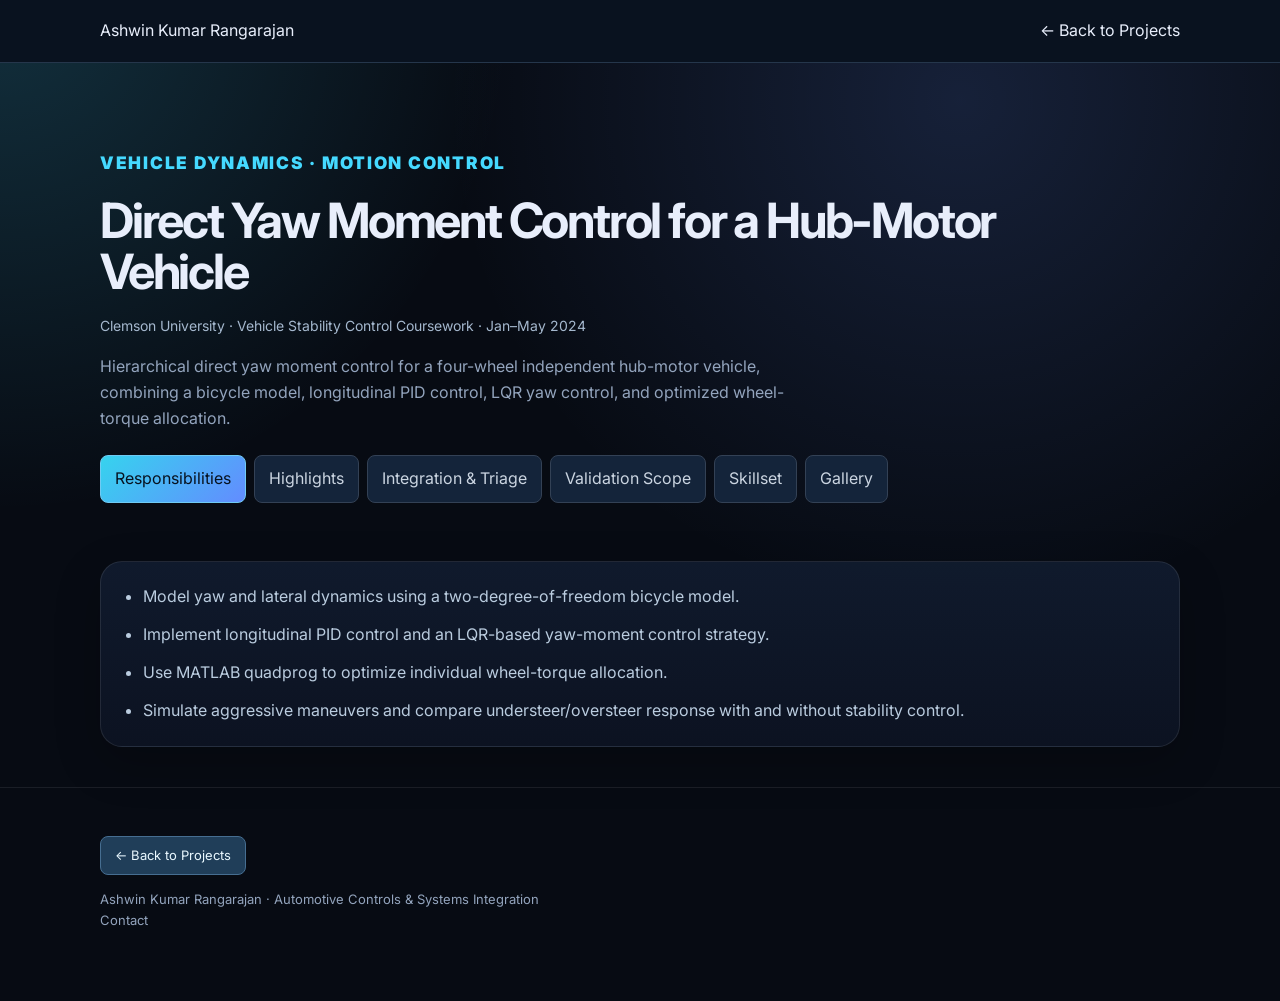
<file: projects/vehicle-controls-simulator.html>
<!doctype html><html lang="en"><head><meta charset="utf-8"><meta name="viewport" content="width=device-width,initial-scale=1"><title>Direct Yaw Moment Control for a Hub-Motor Vehicle | Ashwin Kumar Rangarajan</title><meta name="description" content="Hierarchical direct yaw moment control for a four-wheel independent hub-motor vehicle, combining a bicycle model, longitudinal PID control, LQR yaw control, and optimized wheel-torque allocation."><link rel="preconnect" href="https://fonts.googleapis.com"><link rel="preconnect" href="https://fonts.gstatic.com" crossorigin><link href="https://fonts.googleapis.com/css2?family=Inter:wght@400;600;700;800;900&display=swap" rel="stylesheet"><style>*{box-sizing:border-box}html{scroll-behavior:smooth;scroll-padding-top:90px}body{margin:0;background:#09121f;color:#e8f0fb;font:16px/1.7 Inter,system-ui,sans-serif}a{color:#84d4fa;text-decoration:none}a:hover{text-decoration:underline}a:focus-visible,button:focus-visible{outline:2px solid #84d4fa;outline-offset:4px}.wrap{width:min(1080px,calc(100% - 40px));margin:auto}.top{position:sticky;top:0;z-index:20;background:#09121f;border-bottom:1px solid #25364b;padding:18px 0}.top .wrap{display:flex;justify-content:space-between;gap:20px;flex-wrap:wrap}.hero{padding:65px 0 40px}.eyebrow{font-size:12px;letter-spacing:.1em;text-transform:uppercase;color:#77cef1;font-weight:700}h1{font-size:clamp(30px,5vw,48px);line-height:1.15;max-width:900px;margin:14px 0 20px;letter-spacing:-.03em}.org{color:#a5b8ce;font-size:14px}.lede{font-size:19px;color:#b9c9dc;max-width:820px}.nav{display:flex;gap:8px;flex-wrap:wrap;margin-top:24px}.nav a,.tag{background:#14243a;border:1px solid #2b415a;border-radius:8px;padding:7px 12px;font-size:12px;color:#cce5f8}.sections{display:grid;grid-template-columns:1fr 1fr;gap:20px;margin-bottom:40px}.panel{background:#0e1c2e;border:1px solid #243a52;border-radius:14px;padding:26px;min-width:0}.panel h2{font-size:22px;line-height:1.35;margin:0 0 16px;letter-spacing:-.015em}.panel ul{padding-left:20px;margin:0}.panel li{padding:0 0 12px;color:#baccdf}.panel li:last-child{padding-bottom:0}.full{grid-column:1/-1}.tags{display:flex;gap:8px;flex-wrap:wrap}.gallery{display:grid;grid-template-columns:repeat(3,minmax(0,1fr));gap:16px}.gallery figure{margin:0}.gallery button{display:block;padding:0;width:100%;border:1px solid #304d67;border-radius:10px;overflow:hidden;background:#13243a;cursor:zoom-in}.gallery img{display:block;width:100%;height:200px;object-fit:cover}.gallery figcaption{font-size:13px;color:#a9bfd4;padding-top:8px}.empty{color:#91a8c0;margin:0}.footer{border-top:1px solid #25364b;padding:25px 0 35px;color:#8fa5be;font-size:13px}dialog{width:min(1000px,92vw);max-height:90vh;border:1px solid #35546e;border-radius:14px;background:#0b1828;color:#fff;padding:16px}dialog::backdrop{background:rgba(0,5,12,.88)}dialog img{width:100%;max-height:75vh;object-fit:contain;display:block}dialog form{text-align:right;margin-bottom:10px}dialog button{background:#203a54;color:#fff;border:1px solid #4a6d8c;border-radius:8px;padding:8px 14px;cursor:pointer}dialog p{font-size:13px;color:#bdd1e4}@media(max-width:700px){.sections{grid-template-columns:1fr}.panel{padding:20px}.hero{padding-top:40px}.gallery{grid-template-columns:1fr 1fr}.wrap{width:calc(100% - 28px)}}@media(max-width:420px){.gallery{grid-template-columns:1fr}}.overview-heading{font-size:16px;color:#81d3f4;margin:0 0 8px}.responsibilities-overview{color:#baccdf;margin:0 0 20px;font-size:15px}.footer-back{display:inline-block;margin-bottom:14px;padding:8px 14px;background:#203e59;border:1px solid #466e91;border-radius:8px;color:#e9f8ff}
.sections{display:block}.sections>.panel{width:100%;margin:0}.sections>[hidden]{display:none!important}
.case-study-tabs{display:flex;gap:8px;flex-wrap:wrap;margin-top:24px}
.case-study-tabs button{font-family:inherit;font-size:13px;font-weight:600;line-height:1.4;padding:10px 14px;border:1px solid #2b415a;border-radius:8px;background:#14243a;color:#cce5f8;cursor:pointer}
.case-study-tabs button[aria-selected=true]{background:#235880;border-color:#70caf3;color:#fff;box-shadow:0 0 0 1px rgba(112,202,243,.15)}
.case-study-tabs button:hover{background:#244765}
.case-study-tabs button:focus-visible{outline:2px solid #84d4fa;outline-offset:3px}
.panel[role=tabpanel]:focus-visible{outline:2px solid #84d4fa;outline-offset:4px}
body{font-family:Inter,system-ui,sans-serif;font-size:16px;line-height:1.7}
</style><link rel="stylesheet" href="../assets/styles.css"><style>
/* Reuse the homepage typography and buttons; keep project layout scoped. */
.case-study-tabs button{font:inherit;cursor:pointer}
.case-study-tabs button[aria-selected="true"]{background:#235880;border-color:#70caf3;color:#fff;box-shadow:0 0 0 2px rgba(112,202,243,.22)}
.case-study-tabs button[aria-selected="true"]:hover{background:#235880}
.sections{display:block}.sections>.panel{width:100%;margin:0}
.sections>[hidden]{display:none!important}
.panel p,.panel li,.lede,.responsibilities-overview{font-size:inherit;line-height:inherit}
</style><style id="remove-repeated-tab-headings">.sections > .panel > h2{display:none!important}</style><script id="portfolio-analytics">
(function () {
  var option = new URLSearchParams(location.search).get('analytics');
  var excluded = option === 'off';
  try {
    if (option === 'off') localStorage.setItem('portfolio.analytics.disabled', '1');
    if (option === 'on') localStorage.removeItem('portfolio.analytics.disabled');
    excluded = excluded || localStorage.getItem('portfolio.analytics.disabled') === '1';
  } catch (error) { excluded = true; }
  var host = location.hostname;
  var local = location.protocol === 'file:' || host === 'localhost' || host.endsWith('.localhost') || host === '::1' || host === '[::1]' || /^127\./.test(host) || /^192\.168\./.test(host) || /^10\./.test(host) || /^172\.(1[6-9]|2[0-9]|3[01])\./.test(host);
  if (excluded || local) return;
  (function(c,l,a,r,i,t,y){
    c[a]=c[a]||function(){(c[a].q=c[a].q||[]).push(arguments)};
    t=l.createElement(r);t.async=1;t.src='https://www.clarity.ms/tag/'+i;
    y=l.getElementsByTagName(r)[0];y.parentNode.insertBefore(t,y);
  })(window, document, 'clarity', 'script', 'yt518xz650');
})();
</script>
</head><body><header class="top"><div class="wrap"><a href="../index.html">Ashwin Kumar Rangarajan</a><a href="../index.html#projects">← Back to Projects</a></div></header><main class="wrap"><div class="hero"><span class="eyebrow">Vehicle Dynamics · Motion Control</span><h1>Direct Yaw Moment Control for a Hub-Motor Vehicle</h1><p class="org">Clemson University · Vehicle Stability Control Coursework · Jan–May 2024</p><p class="lede">Hierarchical direct yaw moment control for a four-wheel independent hub-motor vehicle, combining a bicycle model, longitudinal PID control, LQR yaw control, and optimized wheel-torque allocation.</p><div class="case-study-tabs" role="tablist" aria-label="Project sections"><button class="project-tab" type="button" role="tab" id="tab-responsibilities" aria-controls="responsibilities" aria-selected="true" tabindex="0">Responsibilities</button><button class="project-tab" type="button" role="tab" id="tab-highlights" aria-controls="highlights" aria-selected="false" tabindex="-1">Highlights</button><button class="project-tab" type="button" role="tab" id="tab-integration" aria-controls="integration" aria-selected="false" tabindex="-1">Integration & Triage</button><button class="project-tab" type="button" role="tab" id="tab-features" aria-controls="features" aria-selected="false" tabindex="-1">Validation Scope</button><button class="project-tab" type="button" role="tab" id="tab-skillset" aria-controls="skillset" aria-selected="false" tabindex="-1">Skillset</button><button class="project-tab" type="button" role="tab" id="tab-gallery" aria-controls="gallery" aria-selected="false" tabindex="-1">Gallery</button></div></div><div class="sections"><section class="panel card" id="responsibilities" role="tabpanel" aria-labelledby="tab-responsibilities" tabindex="0"><ul><li>Model yaw and lateral dynamics using a two-degree-of-freedom bicycle model.</li><li>Implement longitudinal PID control and an LQR-based yaw-moment control strategy.</li><li>Use MATLAB quadprog to optimize individual wheel-torque allocation.</li><li>Simulate aggressive maneuvers and compare understeer/oversteer response with and without stability control.</li></ul></section><section class="panel card" id="highlights" role="tabpanel" aria-labelledby="tab-highlights" tabindex="0" hidden><ul><li>Developed a hierarchical control workflow from desired yaw response to individual wheel torques.</li><li>Assessed yaw stability and handling across double lane change, J-turn, and sine-with-dwell maneuvers.</li><li>Compared controlled and uncontrolled vehicle responses under varied surface conditions.</li></ul></section><section class="panel card" id="integration" role="tabpanel" aria-labelledby="tab-integration" tabindex="0" hidden><ul><li>Connect the bicycle model, reference response, upper-level controller, and wheel-torque allocator.</li><li>Use constrained optimization to translate desired yaw moment into individual wheel torques.</li><li>Analyze maneuver responses to assess yaw tracking and vehicle stability.</li></ul></section><section class="panel card" id="features" role="tabpanel" aria-labelledby="tab-features" tabindex="0" hidden><ul><li>LQR-based direct yaw moment control and torque vectoring.</li><li>Longitudinal PID speed tracking.</li><li>Constrained wheel-torque allocation using quadprog.</li><li>Understeer/oversteer evaluation across simulated maneuvers.</li></ul></section><section class="panel full card" id="skillset" role="tabpanel" aria-labelledby="tab-skillset" tabindex="0" hidden><div class="tags"><span class="tag">MATLAB / Simulink</span><span class="tag">Vehicle dynamics</span><span class="tag">Direct yaw moment control</span><span class="tag">Torque vectoring</span><span class="tag">Physics-based modeling</span><span class="tag">Model-based validation</span><span class="tag">LQR</span><span class="tag">PID</span><span class="tag">quadprog</span><span class="tag">2-DOF bicycle model</span><span class="tag">Constrained torque allocation</span></div></section><section class="panel full card" id="gallery" role="tabpanel" aria-labelledby="tab-gallery" tabindex="0" hidden><h3 class="overview-heading">Project Overview</h3><p class="responsibilities-overview">Hierarchical direct yaw moment control for a four-wheel independent hub-motor vehicle, combining a bicycle model, longitudinal PID control, LQR yaw control, and optimized wheel-torque allocation.</p><div class="gallery" id="project-gallery"></div><div class="gallery" style="margin-top:20px"></div><p class="empty" id="gallery-empty">Project photos coming soon.</p></section></div></main><footer class="footer"><div class="wrap"><a class="footer-back" href="../index.html#projects">← Back to Projects</a><br>Ashwin Kumar Rangarajan · Automotive Controls & Systems Integration<br><a href="../index.html#contact">Contact</a></div></footer><dialog id="gallery-viewer" aria-label="Project photo viewer"><form method="dialog"><button>Close ×</button></form><img id="gallery-large" alt=""><p id="gallery-caption"></p></dialog><script>
// Add the project-specific gallery images here. Paths are relative to this page.
// Example: {url:'../assets/photos/bench.jpg',caption:'HIL bench',alt:'HIL test bench'}
const galleryImages = [{"url": "../images/Project_1/Slide1.png", "caption": "Model & Controller", "alt": "Model & Controller"}, {"url": "../images/Project_1/Slide2.png", "caption": "Sine with Dwell \u2014 Oversteer", "alt": "Sine with Dwell \u2014 Oversteer"}, {"url": "../images/Project_1/Slide3.png", "caption": "Sine with Dwell \u2014 Understeer", "alt": "Sine with Dwell \u2014 Understeer"}, {"url": "../images/Project_1/Slide4.png", "caption": "Fishhook \u2014 Oversteer", "alt": "Fishhook \u2014 Oversteer"}, {"url": "../images/Project_1/Slide5.png", "caption": "Fishhook \u2014 Understeer", "alt": "Fishhook \u2014 Understeer"}, {"url": "../images/Project_1/Slide8.png", "caption": "DLC \u2014 Oversteer", "alt": "DLC \u2014 Oversteer"}, {"url": "../images/Project_1/Slide9.png", "caption": "DLC \u2014 Understeer", "alt": "DLC \u2014 Understeer"}];
const gallery=document.getElementById('project-gallery');
const viewer=document.getElementById('gallery-viewer');
galleryImages.forEach(photo=>{
 const figure=document.createElement('figure'),button=document.createElement('button'),img=document.createElement('img'),caption=document.createElement('figcaption');
 button.type='button';button.setAttribute('aria-label','View '+(photo.caption||'project photo'));button.setAttribute('aria-haspopup','dialog');
 img.src=photo.url;img.alt=photo.alt||photo.caption||'Project photo';img.loading='lazy';caption.textContent=photo.caption||'';
 button.appendChild(img);figure.append(button,caption);gallery.appendChild(figure);
 button.addEventListener('click',()=>{document.getElementById('gallery-large').src=photo.url;document.getElementById('gallery-large').alt=img.alt;document.getElementById('gallery-caption').textContent=caption.textContent;viewer.showModal();});
});
document.getElementById('gallery-empty').hidden=galleryImages.length>0 || document.querySelector('#gallery iframe') !== null;
viewer.addEventListener('click',event=>{if(event.target===viewer)viewer.close();});
</script><script>
(()=>{
 const tabs=Array.from(document.querySelectorAll('.case-study-tabs [role="tab"]'));
 function select(tab,updateHash=false,focus=false){
  tabs.forEach(button=>{
   const active=button===tab;
   // TAB COLOR FIX: selected blue, other tabs dark.
   button.style.setProperty('background',active?'linear-gradient(135deg,#36d3ee,#638cff)':'#14243a','important');
   button.style.setProperty('color',active?'#07121f':'#cbd5e1','important');
   button.style.setProperty('border',active?'1px solid #70caf3':'1px solid #334155','important');
   button.style.setProperty('box-shadow','none','important');

   button.setAttribute('aria-selected',String(active));button.tabIndex=active?0:-1;
   document.getElementById(button.getAttribute('aria-controls')).hidden=!active;
  });
  if(updateHash)history.replaceState(null,'','#'+tab.getAttribute('aria-controls'));
  if(focus)tab.focus();
 }
 function fromHash(){const key=location.hash.slice(1);select(tabs.find(tab=>tab.getAttribute('aria-controls')===key)||tabs[0]);}
 tabs.forEach((tab,i)=>{
  tab.addEventListener('click',()=>select(tab,true));
  tab.addEventListener('keydown',event=>{
   let target;
   if(event.key==='ArrowRight')target=(i+1)%tabs.length;
   else if(event.key==='ArrowLeft')target=(i-1+tabs.length)%tabs.length;
   else if(event.key==='Home')target=0;
   else if(event.key==='End')target=tabs.length-1;
   else return;
   event.preventDefault();select(tabs[target],true,true);
  });
 });
 window.addEventListener('hashchange',fromHash);fromHash();
})();
</script></body></html>
</file>
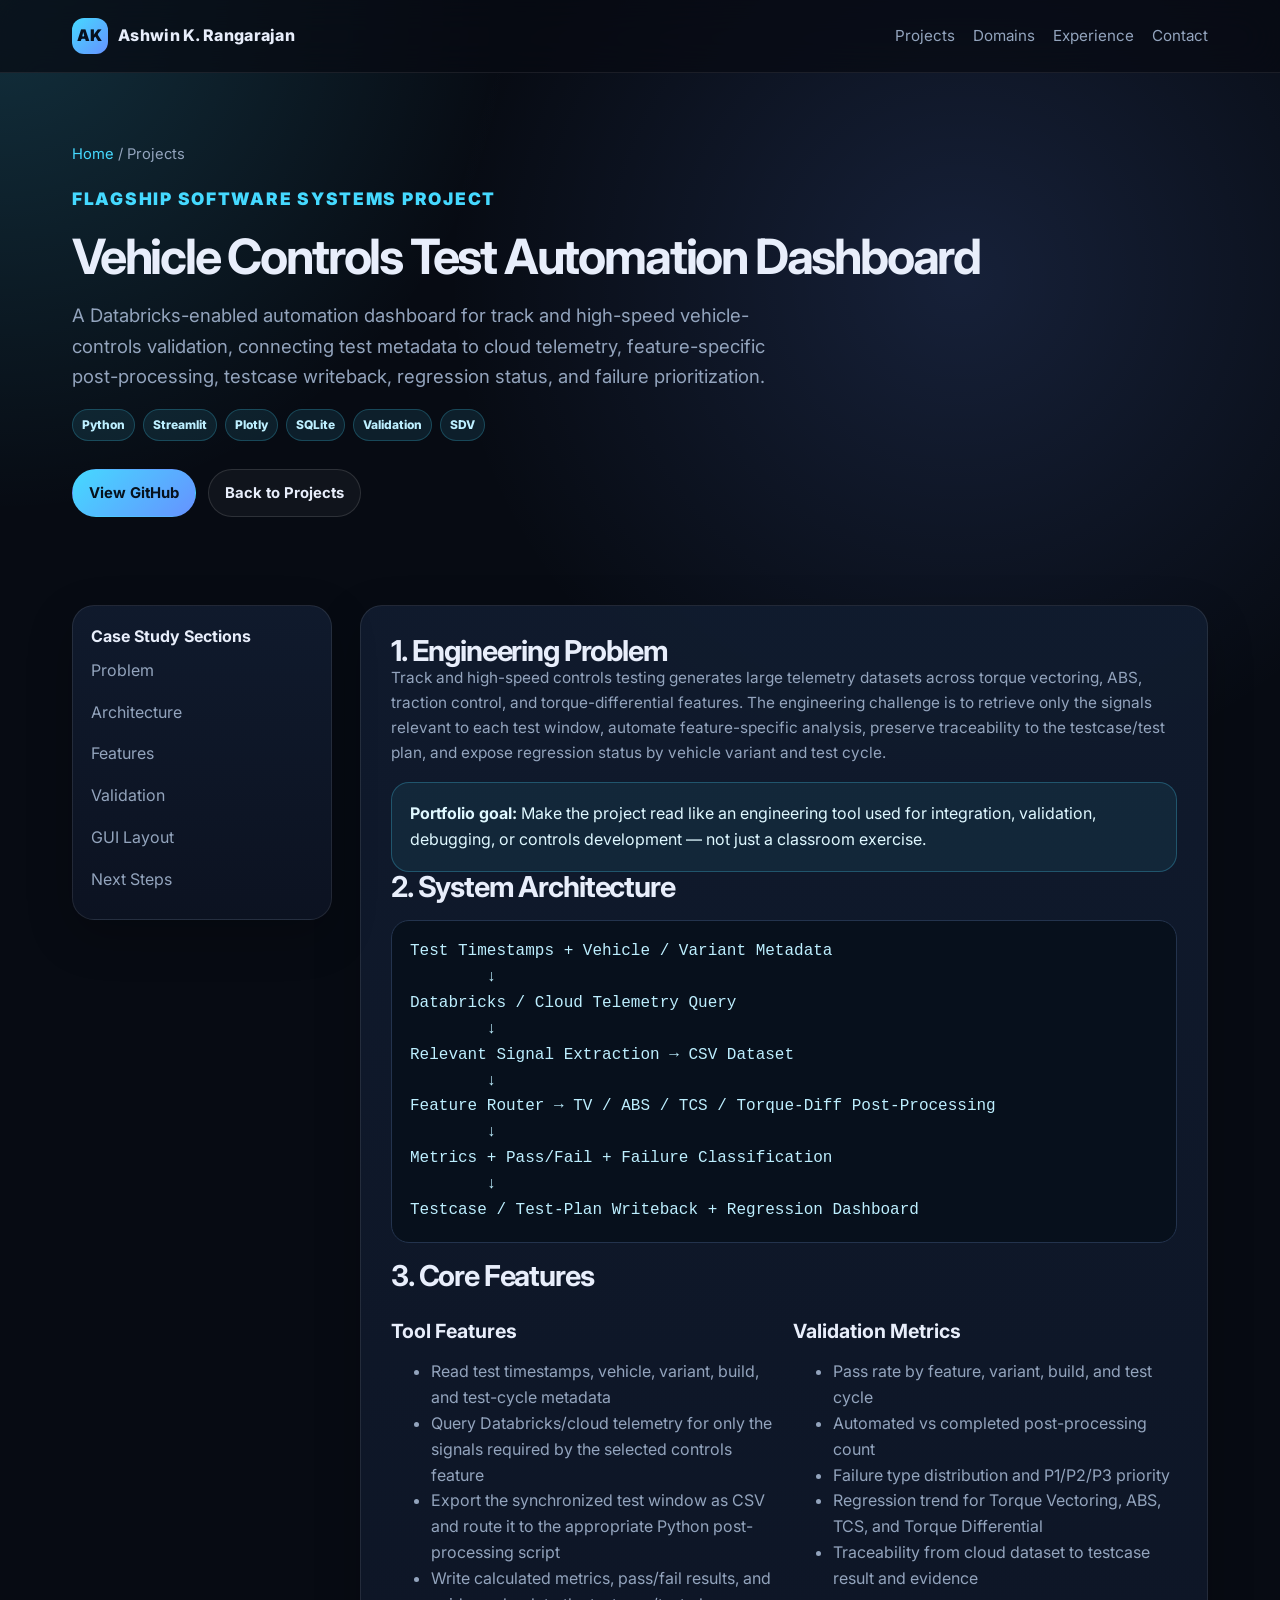
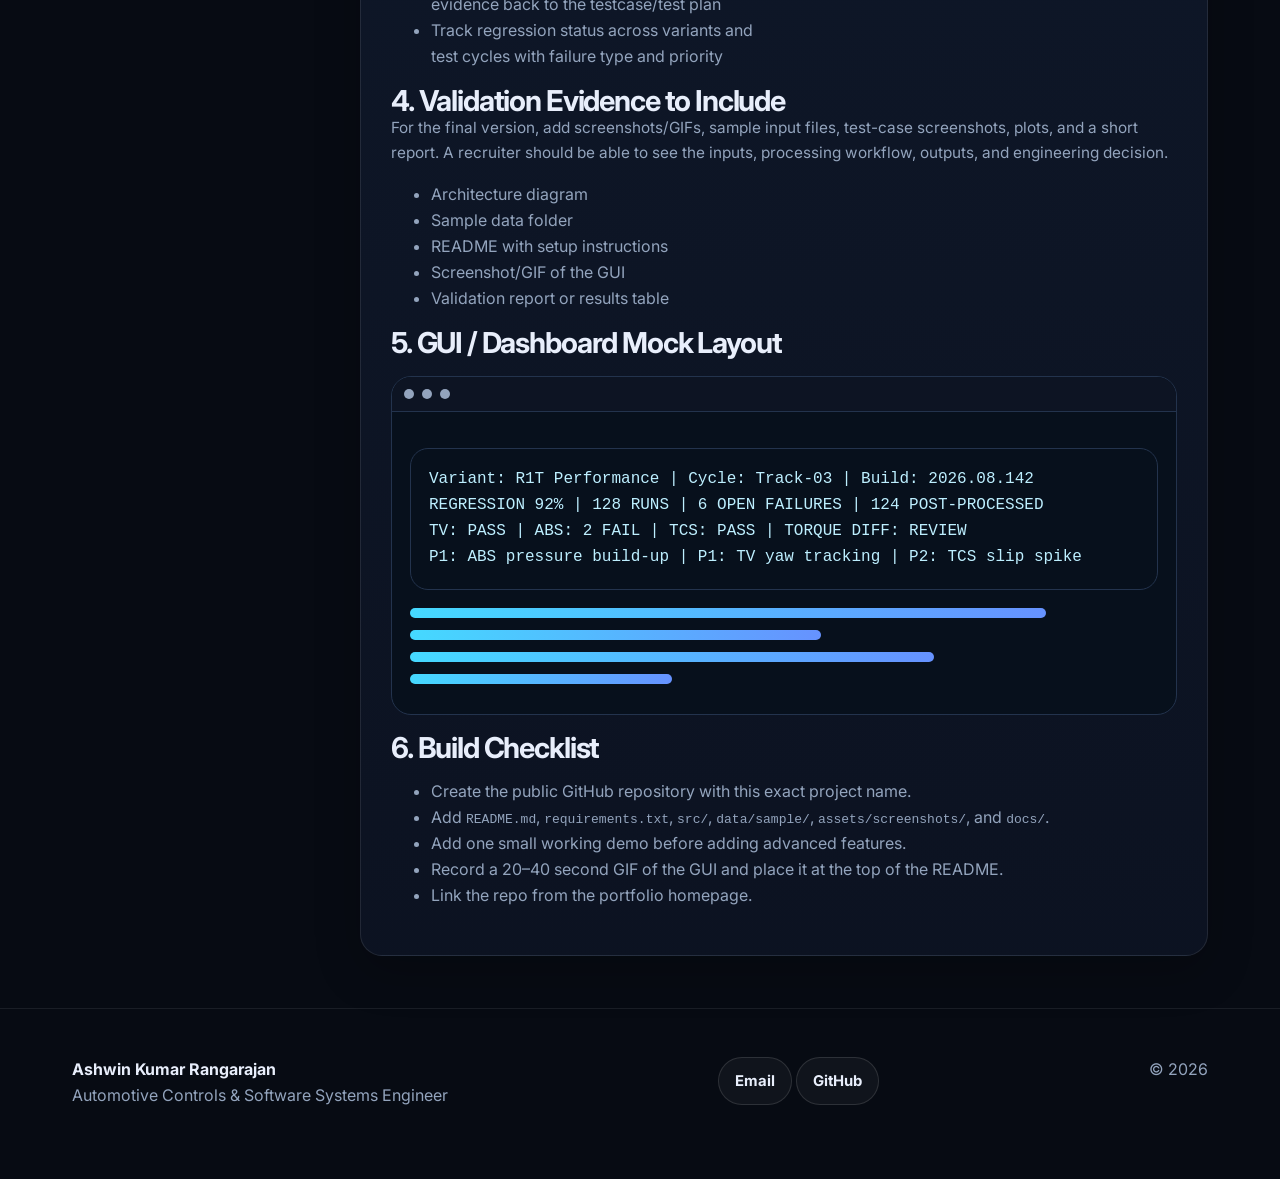
<file: projects/vehicle-controls-test-automation-dashboard.html>
<!doctype html>
<html lang="en">
<head>
  <meta charset="utf-8" />
  <meta name="viewport" content="width=device-width, initial-scale=1" />
  <title>Vehicle Controls Test Automation Dashboard | Ashwin Kumar Rangarajan</title>
  <link rel="preconnect" href="https://fonts.googleapis.com">
  <link rel="preconnect" href="https://fonts.gstatic.com" crossorigin>
  <link href="https://fonts.googleapis.com/css2?family=Inter:wght@400;600;700;800;900&display=swap" rel="stylesheet">
  <link rel="stylesheet" href="../assets/styles.css" />
</head>
<body>
  <header class="nav"><div class="container nav-inner"><a class="logo" href="../index.html"><span class="logo-mark">AK</span><span>Ashwin K. Rangarajan</span></a><nav class="nav-links"><a href="../index.html#projects">Projects</a><a href="../index.html#domains">Domains</a><a href="../index.html#experience">Experience</a><a href="../index.html#contact">Contact</a></nav><button class="btn small mobile-menu" data-mobile-toggle>Menu</button></div></header>
  <main>
    <section class="project-hero"><div class="container"><div class="breadcrumb"><a href="../index.html">Home</a> / Projects</div><span class="kicker">Flagship Software Systems Project</span><h1>Vehicle Controls Test Automation Dashboard</h1><p class="lede">A Databricks-enabled automation dashboard for track and high-speed vehicle-controls validation, connecting test metadata to cloud telemetry, feature-specific post-processing, testcase writeback, regression status, and failure prioritization.</p><div class="tags"><span class="tag">Python</span><span class="tag">Streamlit</span><span class="tag">Plotly</span><span class="tag">SQLite</span><span class="tag">Validation</span><span class="tag">SDV</span></div><div class="hero-actions"><a class="btn primary" href="https://github.com/AshwinK77" target="_blank" rel="noreferrer">View GitHub</a><a class="btn" href="../index.html#projects">Back to Projects</a></div></div></section>
    <section class="section"><div class="container project-layout">
      <aside class="sidebar"><div class="card"><strong>Case Study Sections</strong><a href="#problem">Problem</a><a href="#architecture">Architecture</a><a href="#features">Features</a><a href="#validation">Validation</a><a href="#layout">GUI Layout</a><a href="#next">Next Steps</a></div></aside>
      <article class="card content-card">
        <section id="problem"><h2>1. Engineering Problem</h2><p>Track and high-speed controls testing generates large telemetry datasets across torque vectoring, ABS, traction control, and torque-differential features. The engineering challenge is to retrieve only the signals relevant to each test window, automate feature-specific analysis, preserve traceability to the testcase/test plan, and expose regression status by vehicle variant and test cycle.</p><div class="callout"><strong>Portfolio goal:</strong> Make the project read like an engineering tool used for integration, validation, debugging, or controls development — not just a classroom exercise.</div></section>
        <section id="architecture"><h2>2. System Architecture</h2><div class="diagram">Test Timestamps + Vehicle / Variant Metadata
        ↓
Databricks / Cloud Telemetry Query
        ↓
Relevant Signal Extraction → CSV Dataset
        ↓
Feature Router → TV / ABS / TCS / Torque-Diff Post-Processing
        ↓
Metrics + Pass/Fail + Failure Classification
        ↓
Testcase / Test-Plan Writeback + Regression Dashboard</div></section>
        <section id="features"><h2>3. Core Features</h2><div class="split"><div><h3>Tool Features</h3><ul><li>Read test timestamps, vehicle, variant, build, and test-cycle metadata</li><li>Query Databricks/cloud telemetry for only the signals required by the selected controls feature</li><li>Export the synchronized test window as CSV and route it to the appropriate Python post-processing script</li><li>Write calculated metrics, pass/fail results, and evidence back to the testcase/test plan</li><li>Track regression status across variants and test cycles with failure type and priority</li></ul></div><div><h3>Validation Metrics</h3><ul><li>Pass rate by feature, variant, build, and test cycle</li><li>Automated vs completed post-processing count</li><li>Failure type distribution and P1/P2/P3 priority</li><li>Regression trend for Torque Vectoring, ABS, TCS, and Torque Differential</li><li>Traceability from cloud dataset to testcase result and evidence</li></ul></div></div></section>
        <section id="validation"><h2>4. Validation Evidence to Include</h2><p>For the final version, add screenshots/GIFs, sample input files, test-case screenshots, plots, and a short report. A recruiter should be able to see the inputs, processing workflow, outputs, and engineering decision.</p><ul><li>Architecture diagram</li><li>Sample data folder</li><li>README with setup instructions</li><li>Screenshot/GIF of the GUI</li><li>Validation report or results table</li></ul></section>
        <section id="layout"><h2>5. GUI / Dashboard Mock Layout</h2><div class="mock-screen"><div class="mock-top"><span class="mock-dot"></span><span class="mock-dot"></span><span class="mock-dot"></span></div><div class="mock-body"><div class="diagram">Variant: R1T Performance | Cycle: Track-03 | Build: 2026.08.142
REGRESSION 92% | 128 RUNS | 6 OPEN FAILURES | 124 POST-PROCESSED
TV: PASS | ABS: 2 FAIL | TCS: PASS | TORQUE DIFF: REVIEW
P1: ABS pressure build-up | P1: TV yaw tracking | P2: TCS slip spike</div><div class="bar w85"></div><div class="bar w55"></div><div class="bar w70"></div><div class="bar w35"></div></div></div></section>
        <section id="next"><h2>6. Build Checklist</h2><ul><li>Create the public GitHub repository with this exact project name.</li><li>Add <code>README.md</code>, <code>requirements.txt</code>, <code>src/</code>, <code>data/sample/</code>, <code>assets/screenshots/</code>, and <code>docs/</code>.</li><li>Add one small working demo before adding advanced features.</li><li>Record a 20–40 second GIF of the GUI and place it at the top of the README.</li><li>Link the repo from the portfolio homepage.</li></ul></section>
      </article>
    </div></section>
  </main>
  <footer class="footer"><div class="container footer-grid"><div><strong>Ashwin Kumar Rangarajan</strong><br/>Automotive Controls & Software Systems Engineer</div><div><a class="btn" href="mailto:ashwintwister@gmail.com">Email</a> <a class="btn" href="https://github.com/AshwinK77" target="_blank" rel="noreferrer">GitHub</a></div><div>© <span data-year></span></div></div></footer>
  <script src="../assets/app.js"></script>
</body>
</html>
</file>
<file: assets/styles.css>
:root {
  --bg: #070b13;
  --panel: #0d1423;
  --panel-2: #111c2f;
  --text: #e8eefb;
  --muted: #93a4bd;
  --line: #23334d;
  --cyan: #45d9ff;
  --blue: #6692ff;
  --green: #44e0a2;
  --amber: #ffc857;
  --red: #ff6b6b;
  --shadow: 0 24px 70px rgba(0, 0, 0, .35);
  --radius: 22px;
  --max: 1180px;
}

* {
  box-sizing: border-box
}

html {
  scroll-behavior: smooth
}

body {
  margin: 0;
  font-family: Inter, ui-sans-serif, system-ui, -apple-system, Segoe UI, Roboto, Helvetica, Arial, sans-serif;
  background: radial-gradient(circle at top left, rgba(69, 217, 255, .18), transparent 32rem), radial-gradient(circle at 75% 10%, rgba(102, 146, 255, .16), transparent 32rem), var(--bg);
  color: var(--text);
  line-height: 1.62;
}

a {
  color: inherit;
  text-decoration: none
}

img {
  max-width: 100%;
  display: block
}

.container {
  max-width: var(--max);
  margin: 0 auto;
  padding: 0 22px
}

.nav {
  position: sticky;
  top: 0;
  z-index: 50;
  backdrop-filter: blur(18px);
  background: rgba(7, 11, 19, .72);
  border-bottom: 1px solid rgba(255, 255, 255, .08);
}

.nav-inner {
  height: 72px;
  display: flex;
  align-items: center;
  justify-content: space-between;
  gap: 20px
}

.logo {
  font-weight: 800;
  letter-spacing: .3px;
  display: flex;
  align-items: center;
  gap: 10px
}

.logo-mark {
  width: 36px;
  height: 36px;
  border-radius: 12px;
  background: linear-gradient(135deg, var(--cyan), var(--blue));
  display: grid;
  place-items: center;
  color: #06111d;
  font-weight: 900
}

.nav-links {
  display: flex;
  gap: 18px;
  align-items: center;
  color: var(--muted);
  font-size: .95rem
}

.nav-links a:hover {
  color: var(--text)
}

.btn {
  display: inline-flex;
  align-items: center;
  justify-content: center;
  gap: 8px;
  padding: 11px 16px;
  border-radius: 999px;
  border: 1px solid rgba(255, 255, 255, .12);
  background: rgba(255, 255, 255, .04);
  color: var(--text);
  font-weight: 700;
  font-size: .93rem;
  transition: .2s ease;
}

.btn:hover {
  transform: translateY(-2px);
  border-color: rgba(69, 217, 255, .45);
  box-shadow: 0 12px 34px rgba(69, 217, 255, .12)
}

.btn.primary {
  background: linear-gradient(135deg, var(--cyan), var(--blue));
  color: #06111d;
  border-color: transparent
}

.btn.small {
  padding: 8px 12px;
  font-size: .85rem
}

.hero {
  padding: 86px 0 58px
}

.hero-grid {
  display: grid;
  grid-template-columns: 1.15fr .85fr;
  gap: 34px;
  align-items: center
}

.eyebrow {
  display: inline-flex;
  gap: 8px;
  align-items: center;
  color: var(--cyan);
  font-weight: 800;
  letter-spacing: .08em;
  text-transform: uppercase;
  font-size: .78rem
}

.dot {
  width: 8px;
  height: 8px;
  border-radius: 99px;
  background: var(--green);
  box-shadow: 0 0 18px var(--green)
}

h1 {
  font-size: clamp(2rem, 3.8vw, 3.8rem);
  line-height: 1.05;
  margin: 18px 0 18px;
  letter-spacing: -.045em;
}

.lede {
  font-size: 1.16rem;
  color: var(--muted);
  max-width: 720px
}

.hero-actions {
  display: flex;
  gap: 12px;
  flex-wrap: wrap;
  margin-top: 28px
}

.hero-card {
  background: linear-gradient(180deg, rgba(255, 255, 255, .08), rgba(255, 255, 255, .035));
  border: 1px solid rgba(255, 255, 255, .11);
  border-radius: var(--radius);
  padding: 22px;
  box-shadow: var(--shadow)
}

.dashboard-preview {
  display: grid;
  gap: 14px
}

.metric-row {
  display: grid;
  grid-template-columns: repeat(2, 1fr);
  gap: 12px
}

.metric {
  background: rgba(0, 0, 0, .18);
  border: 1px solid var(--line);
  border-radius: 16px;
  padding: 16px
}

.metric .label {
  font-size: .72rem;
  color: var(--muted);
  text-transform: uppercase;
  letter-spacing: .08em
}

.metric .value {
  font-size: 1.9rem;
  font-weight: 900;
  margin-top: 4px
}

.value.good {
  color: var(--green)
}

.value.warn {
  color: var(--amber)
}

.value.hot {
  color: var(--red)
}

.trace {
  border: 1px solid var(--line);
  border-radius: 16px;
  overflow: hidden;
  background: #07101c
}

.trace div {
  display: grid;
  grid-template-columns: 1fr .7fr .7fr;
  gap: 8px;
  padding: 9px 12px;
  border-bottom: 1px solid rgba(255, 255, 255, .06);
  font-size: .84rem;
  color: var(--muted)
}

.trace div:first-child {
  color: var(--text);
  font-weight: 800;
  background: rgba(69, 217, 255, .08)
}

.trace div:last-child {
  border-bottom: none
}

.section {
  padding: 52px 0
}

.section-head {
  display: flex;
  justify-content: space-between;
  gap: 28px;
  align-items: end;
  margin-bottom: 24px
}

.section h2 {
  font-size: clamp(1.8rem, 3vw, 3rem);
  line-height: 1.06;
  margin: 0;
  letter-spacing: -.04em
}

.section p.intro {
  color: var(--muted);
  max-width: 700px;
  margin: 10px 0 0
}

.grid {
  display: grid;
  gap: 18px
}

.grid.cards {
  grid-template-columns: repeat(3, 1fr)
}

.card {
  background: linear-gradient(180deg, rgba(17, 28, 47, .92), rgba(13, 20, 35, .92));
  border: 1px solid rgba(255, 255, 255, .09);
  border-radius: var(--radius);
  padding: 22px;
  box-shadow: 0 16px 46px rgba(0, 0, 0, .22)
}

.card h3 {
  margin: 0 0 8px;
  font-size: 1.22rem;
  line-height: 1.2
}

.card p {
  color: var(--muted);
  margin: 0 0 16px;
  font-size: .96rem
}

.tags {
  display: flex;
  flex-wrap: wrap;
  gap: 8px;
  margin: 16px 0
}

.tag {
  font-size: .75rem;
  font-weight: 800;
  color: #bdefff;
  background: rgba(69, 217, 255, .1);
  border: 1px solid rgba(69, 217, 255, .22);
  padding: 5px 9px;
  border-radius: 999px
}

.card-actions {
  display: flex;
  gap: 10px;
  flex-wrap: wrap;
  margin-top: 14px
}

.kicker {
  font-size: .8rem;
  color: var(--cyan);
  font-weight: 900;
  text-transform: uppercase;
  letter-spacing: .08em
}

.domain-grid {
  display: grid;
  grid-template-columns: repeat(4, 1fr);
  gap: 16px
}

.domain h3 {
  font-size: 1rem;
  margin: 8px 0 8px
}

.domain ul {
  padding-left: 18px;
  margin: 0;
  color: var(--muted);
  font-size: .92rem
}

.timeline {
  position: relative;
  display: grid;
  gap: 16px
}

.timeline-item {
  display: grid;
  grid-template-columns: 180px 1fr;
  gap: 18px;
  align-items: start
}

.time {
  color: var(--cyan);
  font-weight: 900;
  font-size: .9rem
}

.timeline-card {
  border-left: 3px solid var(--cyan)
}

.repo-table {
  width: 100%;
  border-collapse: separate;
  border-spacing: 0 10px
}

.repo-table th {
  text-align: left;
  color: var(--muted);
  font-size: .8rem;
  text-transform: uppercase;
  letter-spacing: .08em;
  font-weight: 800;
  padding: 0 14px
}

.repo-table td {
  background: rgba(17, 28, 47, .8);
  border-top: 1px solid rgba(255, 255, 255, .08);
  border-bottom: 1px solid rgba(255, 255, 255, .08);
  padding: 14px;
  color: var(--muted)
}

.repo-table td:first-child {
  border-left: 1px solid rgba(255, 255, 255, .08);
  border-radius: 14px 0 0 14px;
  color: var(--text);
  font-weight: 800
}

.repo-table td:last-child {
  border-right: 1px solid rgba(255, 255, 255, .08);
  border-radius: 0 14px 14px 0
}

.footer {
  padding: 48px 0 70px;
  border-top: 1px solid rgba(255, 255, 255, .08);
  color: var(--muted)
}

.footer-grid {
  display: flex;
  justify-content: space-between;
  gap: 20px;
  flex-wrap: wrap
}

.footer strong {
  color: var(--text)
}

.project-hero {
  padding: 70px 0 36px
}

.breadcrumb {
  color: var(--muted);
  font-size: .92rem;
  margin-bottom: 18px
}

.breadcrumb a {
  color: var(--cyan)
}

.project-layout {
  display: grid;
  grid-template-columns: 260px 1fr;
  gap: 28px;
  align-items: start
}

.sidebar {
  position: sticky;
  top: 92px
}

.sidebar .card {
  padding: 18px
}

.sidebar a {
  display: block;
  color: var(--muted);
  padding: 8px 0
}

.sidebar a:hover {
  color: var(--cyan)
}

.content-card {
  padding: 30px
}

.content-card h2 {
  font-size: 1.8rem;
  margin-top: 0
}

.content-card h3 {
  margin-top: 28px
}

.content-card p,
.content-card li {
  color: var(--muted)
}

.diagram {
  background: #07101c;
  border: 1px solid var(--line);
  border-radius: 18px;
  padding: 18px;
  margin: 18px 0;
  font-family: ui-monospace, SFMono-Regular, Menlo, Consolas, monospace;
  color: #bdefff;
  white-space: pre-wrap;
  overflow: auto
}

.split {
  display: grid;
  grid-template-columns: 1fr 1fr;
  gap: 18px
}

.callout {
  border: 1px solid rgba(69, 217, 255, .26);
  background: rgba(69, 217, 255, .07);
  border-radius: 18px;
  padding: 18px;
  color: #dff8ff
}

.mock-screen {
  border: 1px solid var(--line);
  border-radius: 20px;
  background: #07101c;
  overflow: hidden;
  margin: 18px 0
}

.mock-top {
  display: flex;
  gap: 8px;
  background: #0d1423;
  padding: 12px;
  border-bottom: 1px solid var(--line)
}

.mock-dot {
  width: 10px;
  height: 10px;
  border-radius: 50%;
  background: var(--muted)
}

.mock-body {
  padding: 18px
}

.bar {
  height: 10px;
  background: linear-gradient(90deg, var(--cyan), var(--blue));
  border-radius: 99px;
  margin: 12px 0
}

.bar.w70 {
  width: 70%
}

.bar.w55 {
  width: 55%
}

.bar.w85 {
  width: 85%
}

.bar.w35 {
  width: 35%
}

.mobile-menu {
  display: none
}

@media(max-width:900px) {

  .hero-grid,
  .project-layout,
  .split {
    grid-template-columns: 1fr
  }

  .grid.cards {
    grid-template-columns: 1fr 1fr
  }

  .domain-grid {
    grid-template-columns: 1fr 1fr
  }

  .sidebar {
    position: static
  }

  .nav-links {
    display: none
  }

  .mobile-menu {
    display: inline-flex
  }

  .timeline-item {
    grid-template-columns: 1fr
  }

  .hero {
    padding-top: 56px
  }
}

@media(max-width:620px) {

  .grid.cards,
  .domain-grid,
  .metric-row {
    grid-template-columns: 1fr
  }

  .section-head {
    display: block
  }

  .repo-table {
    display: block;
    overflow-x: auto
  }

  .hero-actions {
    display: grid
  }

  .btn {
    width: 100%
  }
}

/* Flip-card sections */
.flip-grid {
  display: grid;
  grid-template-columns: repeat(3, 1fr);
  gap: 18px;
  align-items: stretch;
}

.flip-card {
  perspective: 1200px;
  min-height: 250px;
  outline: none;
}

.flip-inner {
  position: relative;
  width: 100%;
  min-height: 250px;
  height: 100%;
  transition: transform 0.7s ease;
  transform-style: preserve-3d;
}

.flip-card:hover .flip-inner,
.flip-card:focus .flip-inner,
.flip-card:focus-within .flip-inner {
  transform: rotateY(180deg);
}

.flip-front,
.flip-back {
  position: absolute;
  inset: 0;
  padding: 26px;
  border-radius: var(--radius);
  border: 1px solid rgba(255, 255, 255, .09);
  background: linear-gradient(180deg, rgba(17, 28, 47, .95), rgba(13, 20, 35, .95));
  box-shadow: 0 16px 46px rgba(0, 0, 0, .22);
  backface-visibility: hidden;
  overflow: hidden;
}

.flip-front::before,
.flip-back::before {
  content: "";
  position: absolute;
  inset: 0;
  border-top: 4px solid rgba(69, 217, 255, 0.75);
  pointer-events: none;
}

.flip-back {
  transform: rotateY(180deg);
  background: linear-gradient(180deg, rgba(10, 34, 54, .96), rgba(13, 20, 35, .96));
}

.flip-label {
  display: inline-flex;
  margin-bottom: 18px;
  padding: 6px 10px;
  border: 1px solid rgba(69, 217, 255, 0.25);
  border-radius: 999px;
  font-size: 0.74rem;
  font-weight: 800;
  letter-spacing: 0.08em;
  text-transform: uppercase;
  color: var(--cyan);
  background: rgba(69, 217, 255, 0.08);
}

.flip-front h3,
.flip-back h3 {
  margin: 0 0 12px;
  font-size: 1.15rem;
  line-height: 1.2;
}

.flip-front p,
.flip-back p {
  margin: 0;
  color: var(--muted);
  font-size: .95rem;
}

@media(max-width:900px) {
  .flip-grid {
    grid-template-columns: repeat(2, 1fr);
  }
}

@media(max-width:620px) {
  .flip-grid {
    grid-template-columns: 1fr;
  }

  .flip-card,
  .flip-inner {
    min-height: 270px;
  }
}

/* Experience accordion */
.experience-details {
  margin-top: 16px;
  border-top: 1px solid rgba(255, 255, 255, .08);
  padding-top: 12px;
}

.experience-details summary {
  cursor: pointer;
  color: var(--cyan);
  font-weight: 800;
  font-size: .9rem;
  list-style: none;
  display: inline-flex;
  align-items: center;
  gap: 8px;
  user-select: none;
}

.experience-details summary::before {
  content: "▾";
  display: inline-block;
  transition: transform .2s ease;
  color: var(--cyan);
}

.experience-details[open] summary::before {
  transform: rotate(180deg);
}

.experience-details ul {
  margin-top: 14px;
  padding-left: 20px;
  color: var(--muted);
}

.experience-details li {
  margin-bottom: 8px;
}

/* Experience segmented cards */
.experience-card {
  display: grid;
  grid-template-columns: 20% 80%;
  overflow: hidden;
  border-radius: var(--radius);
  border: 1px solid rgba(255, 255, 255, .09);
  background: linear-gradient(180deg, rgba(17, 28, 47, .92), rgba(13, 20, 35, .92));
  box-shadow: 0 16px 46px rgba(0, 0, 0, .22);
}

.experience-logo-panel {
  min-height: 100%;
  padding: 20px;
  display: grid;
  place-items: center;
  background:
    radial-gradient(circle at top left, rgba(69, 217, 255, .18), transparent 70%),
    linear-gradient(180deg, rgba(69, 217, 255, .09), rgba(102, 146, 255, .08));
  border-right: 1px solid rgba(255, 255, 255, .09);
}

.experience-logo-panel img {
  max-width: 82%;
  max-height: 72px;
  object-fit: contain;
  filter: brightness(1.1);
}

.company-logo-text {
  width: 78px;
  height: 78px;
  border-radius: 22px;
  display: grid;
  place-items: center;
  text-align: center;
  font-weight: 900;
  letter-spacing: .04em;
  color: #06111d;
  background: linear-gradient(135deg, var(--cyan), var(--blue));
  box-shadow: 0 18px 42px rgba(69, 217, 255, .18);
}

.experience-content {
  padding: 24px;
}

.experience-content h3 {
  margin: 0 0 8px;
  font-size: 1.22rem;
  line-height: 1.2;
}

.experience-content p {
  color: var(--muted);
  margin: 0 0 14px;
}

.experience-content strong {
  color: var(--text);
}

.experience-details {
  margin-top: 16px;
  border-top: 1px solid rgba(255, 255, 255, .08);
  padding-top: 12px;
}

.experience-details summary {
  cursor: pointer;
  color: var(--cyan);
  font-weight: 800;
  font-size: .9rem;
  list-style: none;
  display: inline-flex;
  align-items: center;
  gap: 8px;
  user-select: none;
}

.experience-details summary::-webkit-details-marker {
  display: none;
}

.experience-details summary::before {
  content: "▾";
  display: inline-block;
  transition: transform .2s ease;
  color: var(--cyan);
}

.experience-details[open] summary::before {
  transform: rotate(180deg);
}

.experience-details ul {
  margin-top: 14px;
  padding-left: 20px;
  color: var(--muted);
}

.experience-details li {
  margin-bottom: 8px;
}

/* Mobile adjustment for experience cards */
@media(max-width:700px) {
  .experience-card {
    grid-template-columns: 1fr;
  }

  .experience-logo-panel {
    min-height: 110px;
    border-right: none;
    border-bottom: 1px solid rgba(255, 255, 255, .09);
  }

  .company-logo-text {
    width: 64px;
    height: 64px;
    border-radius: 18px;
  }
}

/* Hero SDV dashboard mockup */
.sdv-dashboard-card {
  padding: 0;
  overflow: hidden;
}

.sdv-mini-dashboard {
  padding: 22px;
  background:
    radial-gradient(circle at 20% 0%, rgba(69, 217, 255, .16), transparent 36%),
    radial-gradient(circle at 100% 20%, rgba(102, 146, 255, .18), transparent 34%),
    linear-gradient(180deg, rgba(7, 15, 29, .98), rgba(9, 16, 30, .96));
}

.sdv-topbar {
  display: flex;
  justify-content: space-between;
  align-items: flex-start;
  gap: 16px;
  margin-bottom: 18px;
}

.sdv-topbar h3 {
  margin: 0;
  font-size: 1.15rem;
  line-height: 1.1;
}

.sdv-topbar p {
  margin: 5px 0 0;
  color: var(--muted);
  font-size: .82rem;
}

.system-pill {
  display: inline-flex;
  align-items: center;
  gap: 7px;
  padding: 7px 10px;
  border-radius: 999px;
  border: 1px solid rgba(69, 217, 255, .18);
  background: rgba(69, 217, 255, .07);
  color: var(--text);
  font-size: .76rem;
  font-weight: 800;
  white-space: nowrap;
}

.online-dot {
  width: 8px;
  height: 8px;
  border-radius: 50%;
  background: var(--green);
  box-shadow: 0 0 14px var(--green);
}

.sdv-kpi-grid {
  display: grid;
  grid-template-columns: repeat(4, 1fr);
  gap: 10px;
}

.sdv-kpi {
  min-height: 104px;
  padding: 14px;
  border-radius: 18px;
  border: 1px solid rgba(255, 255, 255, .09);
  background: linear-gradient(180deg, rgba(17, 28, 47, .88), rgba(8, 15, 27, .92));
}

.sdv-kpi span {
  display: block;
  color: #b9c7dd;
  text-transform: uppercase;
  letter-spacing: .08em;
  font-size: .64rem;
  font-weight: 900;
}

.sdv-kpi strong {
  display: block;
  margin-top: 8px;
  font-size: 1.55rem;
  line-height: 1;
  font-weight: 900;
}

.sdv-kpi small {
  display: block;
  margin-top: 8px;
  color: var(--green);
  font-size: .68rem;
}

.cyan {
  color: var(--cyan);
}

.blue {
  color: var(--blue);
}

.amber {
  color: var(--amber);
}

.red {
  color: var(--red);
}

.sdv-dashboard-body {
  display: grid;
  grid-template-columns: 1.45fr .85fr;
  gap: 12px;
  margin-top: 12px;
}

.trend-panel,
.status-panel,
.checks-panel {
  border: 1px solid rgba(255, 255, 255, .09);
  border-radius: 18px;
  background: linear-gradient(180deg, rgba(17, 28, 47, .86), rgba(8, 15, 27, .94));
  overflow: hidden;
}

.panel-head {
  display: flex;
  justify-content: space-between;
  align-items: center;
  gap: 10px;
  padding: 13px 14px;
  border-bottom: 1px solid rgba(255, 255, 255, .07);
}

.panel-head span,
.status-panel>span {
  color: var(--text);
  font-size: .76rem;
  font-weight: 900;
  letter-spacing: .06em;
  text-transform: uppercase;
}

.panel-head small {
  color: var(--muted);
  font-size: .72rem;
}

.range-tabs {
  display: flex;
  gap: 4px;
}

.range-tabs button {
  border: 1px solid rgba(255, 255, 255, .09);
  background: rgba(255, 255, 255, .04);
  color: var(--muted);
  border-radius: 8px;
  padding: 4px 7px;
  font-size: .68rem;
  font-weight: 800;
}

.range-tabs button.active {
  color: var(--text);
  background: rgba(69, 217, 255, .16);
  border-color: rgba(69, 217, 255, .35);
}

.trend-chart {
  position: relative;
  height: 145px;
  margin: 12px 14px 4px;
  border-radius: 12px;
  overflow: hidden;
  background:
    linear-gradient(to bottom, rgba(255, 255, 255, .06) 1px, transparent 1px),
    linear-gradient(to right, rgba(255, 255, 255, .04) 1px, transparent 1px);
  background-size: 100% 36px, 54px 100%;
}

.chart-grid {
  position: absolute;
  inset: 0;
  background: linear-gradient(180deg, rgba(69, 217, 255, .08), transparent 70%);
}

.chart-line {
  position: absolute;
  left: 8%;
  right: 6%;
  height: 3px;
  border-radius: 999px;
  transform-origin: left center;
}

.line-one {
  top: 42%;
  background: linear-gradient(90deg, var(--cyan), rgba(69, 217, 255, .25));
  transform: rotate(-7deg);
  box-shadow: 0 0 16px rgba(69, 217, 255, .5);
}

.line-two {
  top: 60%;
  background: linear-gradient(90deg, var(--blue), rgba(102, 146, 255, .25));
  transform: rotate(-4deg);
  box-shadow: 0 0 16px rgba(102, 146, 255, .45);
}

.chart-legend {
  display: flex;
  gap: 16px;
  padding: 10px 14px 14px;
  color: var(--muted);
  font-size: .72rem;
}

.chart-legend span {
  display: inline-flex;
  align-items: center;
  gap: 7px;
}

.chart-legend i {
  width: 18px;
  height: 3px;
  border-radius: 999px;
}

.legend-cyan {
  background: var(--cyan);
}

.legend-blue {
  background: var(--blue);
}

.status-panel {
  display: grid;
  place-items: center;
  text-align: center;
  padding: 18px 14px;
}

.gauge {
  width: 128px;
  height: 128px;
  margin-top: 12px;
  border-radius: 50%;
  display: grid;
  place-items: center;
  background:
    conic-gradient(var(--cyan) 0deg 260deg, rgba(255, 255, 255, .08) 260deg 360deg);
  box-shadow: 0 0 36px rgba(69, 217, 255, .14);
}

.gauge-inner {
  width: 92px;
  height: 92px;
  border-radius: 50%;
  display: grid;
  place-items: center;
  background: #07101c;
}

.gauge-inner strong {
  font-size: 1.75rem;
  line-height: 1;
}

.gauge-inner small {
  color: var(--green);
  font-weight: 900;
  font-size: .72rem;
  margin-top: -16px;
}

.checks-panel {
  margin-top: 12px;
}

.check-row {
  display: grid;
  grid-template-columns: 1.2fr .55fr .8fr;
  gap: 10px;
  align-items: center;
  padding: 11px 14px;
  border-top: 1px solid rgba(255, 255, 255, .06);
  color: var(--muted);
  font-size: .78rem;
}

.check-row span {
  color: var(--text);
}

.check-row b {
  justify-self: start;
  padding: 4px 8px;
  border-radius: 8px;
  font-size: .68rem;
}

.check-row b.pass {
  color: var(--green);
  background: rgba(68, 224, 162, .12);
}

.check-row b.warn {
  color: var(--amber);
  background: rgba(255, 200, 87, .12);
}

.check-row em {
  font-style: normal;
  color: var(--muted);
}

/* Dashboard responsiveness */
@media(max-width:900px) {
  .sdv-kpi-grid {
    grid-template-columns: repeat(2, 1fr);
  }

  .sdv-dashboard-body {
    grid-template-columns: 1fr;
  }
}

@media(max-width:620px) {
  .sdv-kpi-grid {
    grid-template-columns: 1fr;
  }

  .check-row {
    grid-template-columns: 1fr;
  }
}

/* Larger premium section labels */
.kicker,
.eyebrow {
  font-size: 1.08rem;
  letter-spacing: .1em;
  font-weight: 900;
  text-transform: uppercase;
}
</file>
